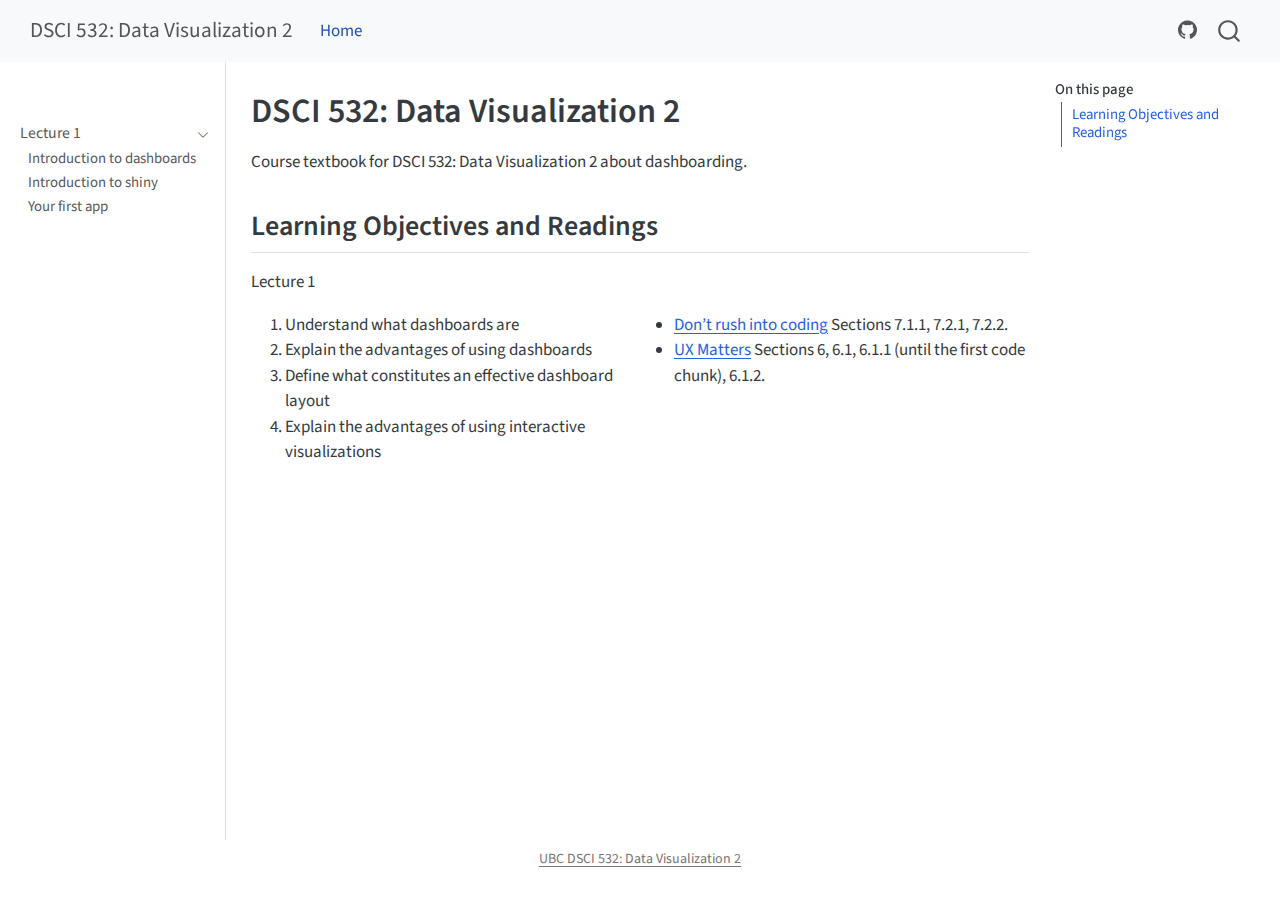
<file: index.html>
<!DOCTYPE html>
<html xmlns="http://www.w3.org/1999/xhtml" lang="en" xml:lang="en"><head>

<meta charset="utf-8">
<meta name="generator" content="quarto-1.8.27">

<meta name="viewport" content="width=device-width, initial-scale=1.0, user-scalable=yes">


<title>DSCI 532: Data Visualization 2</title>
<style>
code{white-space: pre-wrap;}
span.smallcaps{font-variant: small-caps;}
div.columns{display: flex; gap: min(4vw, 1.5em);}
div.column{flex: auto; overflow-x: auto;}
div.hanging-indent{margin-left: 1.5em; text-indent: -1.5em;}
ul.task-list{list-style: none;}
ul.task-list li input[type="checkbox"] {
  width: 0.8em;
  margin: 0 0.8em 0.2em -1em; /* quarto-specific, see https://github.com/quarto-dev/quarto-cli/issues/4556 */ 
  vertical-align: middle;
}
</style>


<script src="site_libs/quarto-nav/quarto-nav.js"></script>
<script src="site_libs/quarto-nav/headroom.min.js"></script>
<script src="site_libs/clipboard/clipboard.min.js"></script>
<script src="site_libs/quarto-search/autocomplete.umd.js"></script>
<script src="site_libs/quarto-search/fuse.min.js"></script>
<script src="site_libs/quarto-search/quarto-search.js"></script>
<meta name="quarto:offset" content="./">
<script src="site_libs/quarto-html/quarto.js" type="module"></script>
<script src="site_libs/quarto-html/tabsets/tabsets.js" type="module"></script>
<script src="site_libs/quarto-html/axe/axe-check.js" type="module"></script>
<script src="site_libs/quarto-html/popper.min.js"></script>
<script src="site_libs/quarto-html/tippy.umd.min.js"></script>
<script src="site_libs/quarto-html/anchor.min.js"></script>
<link href="site_libs/quarto-html/tippy.css" rel="stylesheet">
<link href="site_libs/quarto-html/quarto-syntax-highlighting-ed96de9b727972fe78a7b5d16c58bf87.css" rel="stylesheet" id="quarto-text-highlighting-styles">
<script src="site_libs/bootstrap/bootstrap.min.js"></script>
<link href="site_libs/bootstrap/bootstrap-icons.css" rel="stylesheet">
<link href="site_libs/bootstrap/bootstrap-29a19b5acbeac218a8c860e48340d4df.min.css" rel="stylesheet" append-hash="true" id="quarto-bootstrap" data-mode="light">
<link href="site_libs/quarto-contrib/line-highlight-1.0.0/line-highlight.css" rel="stylesheet">
<script id="quarto-search-options" type="application/json">{
  "location": "navbar",
  "copy-button": false,
  "collapse-after": 3,
  "panel-placement": "end",
  "type": "overlay",
  "limit": 50,
  "keyboard-shortcut": [
    "f",
    "/",
    "s"
  ],
  "show-item-context": false,
  "language": {
    "search-no-results-text": "No results",
    "search-matching-documents-text": "matching documents",
    "search-copy-link-title": "Copy link to search",
    "search-hide-matches-text": "Hide additional matches",
    "search-more-match-text": "more match in this document",
    "search-more-matches-text": "more matches in this document",
    "search-clear-button-title": "Clear",
    "search-text-placeholder": "",
    "search-detached-cancel-button-title": "Cancel",
    "search-submit-button-title": "Submit",
    "search-label": "Search"
  }
}</script>


<link rel="stylesheet" href="styles.css">
</head>

<body class="nav-sidebar docked nav-fixed quarto-light">

<div id="quarto-search-results"></div>
  <header id="quarto-header" class="headroom fixed-top">
    <nav class="navbar navbar-expand-lg " data-bs-theme="dark">
      <div class="navbar-container container-fluid">
      <div class="navbar-brand-container mx-auto">
    <a class="navbar-brand" href="./index.html">
    <span class="navbar-title">DSCI 532: Data Visualization 2</span>
    </a>
  </div>
            <div id="quarto-search" class="" title="Search"></div>
          <button class="navbar-toggler" type="button" data-bs-toggle="collapse" data-bs-target="#navbarCollapse" aria-controls="navbarCollapse" role="menu" aria-expanded="false" aria-label="Toggle navigation" onclick="if (window.quartoToggleHeadroom) { window.quartoToggleHeadroom(); }">
  <span class="navbar-toggler-icon"></span>
</button>
          <div class="collapse navbar-collapse" id="navbarCollapse">
            <ul class="navbar-nav navbar-nav-scroll me-auto">
  <li class="nav-item">
    <a class="nav-link active" href="./index.html" aria-current="page"> 
<span class="menu-text">Home</span></a>
  </li>  
</ul>
            <ul class="navbar-nav navbar-nav-scroll ms-auto">
  <li class="nav-item compact">
    <a class="nav-link" href="https://github.com/UBC-MDS/DSCI_532_vis-2_book"> <i class="bi bi-github" role="img">
</i> 
<span class="menu-text"></span></a>
  </li>  
</ul>
          </div> <!-- /navcollapse -->
            <div class="quarto-navbar-tools">
</div>
      </div> <!-- /container-fluid -->
    </nav>
  <nav class="quarto-secondary-nav">
    <div class="container-fluid d-flex">
      <button type="button" class="quarto-btn-toggle btn" data-bs-toggle="collapse" role="button" data-bs-target=".quarto-sidebar-collapse-item" aria-controls="quarto-sidebar" aria-expanded="false" aria-label="Toggle sidebar navigation" onclick="if (window.quartoToggleHeadroom) { window.quartoToggleHeadroom(); }">
        <i class="bi bi-layout-text-sidebar-reverse"></i>
      </button>
        <nav class="quarto-page-breadcrumbs" aria-label="breadcrumb"><ol class="breadcrumb"><li class="breadcrumb-item">DSCI 532: Data Visualization 2</li></ol></nav>
        <a class="flex-grow-1" role="navigation" data-bs-toggle="collapse" data-bs-target=".quarto-sidebar-collapse-item" aria-controls="quarto-sidebar" aria-expanded="false" aria-label="Toggle sidebar navigation" onclick="if (window.quartoToggleHeadroom) { window.quartoToggleHeadroom(); }">      
        </a>
      <button type="button" class="btn quarto-search-button" aria-label="Search" onclick="window.quartoOpenSearch();">
        <i class="bi bi-search"></i>
      </button>
    </div>
  </nav>
</header>
<!-- content -->
<div id="quarto-content" class="quarto-container page-columns page-rows-contents page-layout-article page-navbar">
<!-- sidebar -->
  <nav id="quarto-sidebar" class="sidebar collapse collapse-horizontal quarto-sidebar-collapse-item sidebar-navigation docked overflow-auto">
        <div class="mt-2 flex-shrink-0 align-items-center">
        <div class="sidebar-search">
        <div id="quarto-search" class="" title="Search"></div>
        </div>
        </div>
    <div class="sidebar-menu-container"> 
    <ul class="list-unstyled mt-1">
        <li class="sidebar-item sidebar-item-section">
      <div class="sidebar-item-container"> 
            <a class="sidebar-item-text sidebar-link text-start" data-bs-toggle="collapse" data-bs-target="#quarto-sidebar-section-1" role="navigation" aria-expanded="true">
 <span class="menu-text">Lecture 1</span></a>
          <a class="sidebar-item-toggle text-start" data-bs-toggle="collapse" data-bs-target="#quarto-sidebar-section-1" role="navigation" aria-expanded="true" aria-label="Toggle section">
            <i class="bi bi-chevron-right ms-2"></i>
          </a> 
      </div>
      <ul id="quarto-sidebar-section-1" class="collapse list-unstyled sidebar-section depth1 show">  
          <li class="sidebar-item">
  <div class="sidebar-item-container"> 
  <a href="./010-intro_dashboards.html" class="sidebar-item-text sidebar-link">
 <span class="menu-text">Introduction to dashboards</span></a>
  </div>
</li>
          <li class="sidebar-item">
  <div class="sidebar-item-container"> 
  <a href="./010-intro_shiny.html" class="sidebar-item-text sidebar-link">
 <span class="menu-text">Introduction to shiny</span></a>
  </div>
</li>
          <li class="sidebar-item">
  <div class="sidebar-item-container"> 
  <a href="./010-first_app.html" class="sidebar-item-text sidebar-link">
 <span class="menu-text">Your first app</span></a>
  </div>
</li>
      </ul>
  </li>
    </ul>
    </div>
</nav>
<div id="quarto-sidebar-glass" class="quarto-sidebar-collapse-item" data-bs-toggle="collapse" data-bs-target=".quarto-sidebar-collapse-item"></div>
<!-- margin-sidebar -->
    <div id="quarto-margin-sidebar" class="sidebar margin-sidebar">
        <nav id="TOC" role="doc-toc" class="toc-active">
    <h2 id="toc-title">On this page</h2>
   
  <ul>
  <li><a href="#learning-objectives-and-readings" id="toc-learning-objectives-and-readings" class="nav-link active" data-scroll-target="#learning-objectives-and-readings">Learning Objectives and Readings</a></li>
  </ul>
</nav>
    </div>
<!-- main -->
<main class="content" id="quarto-document-content">

<header id="title-block-header" class="quarto-title-block default">
<div class="quarto-title">
<h1 class="title">DSCI 532: Data Visualization 2</h1>
</div>



<div class="quarto-title-meta">

    
  
    
  </div>
  


</header>


<p>Course textbook for DSCI 532: Data Visualization 2 about dashboarding.</p>
<section id="learning-objectives-and-readings" class="level2">
<h2 class="anchored" data-anchor-id="learning-objectives-and-readings">Learning Objectives and Readings</h2>
<p>Lecture 1</p>
<div class="columns">
<div class="column">
<ol type="1">
<li>Understand what dashboards are</li>
<li>Explain the advantages of using dashboards</li>
<li>Define what constitutes an effective dashboard layout</li>
<li>Explain the advantages of using interactive visualizations</li>
</ol>
</div><div class="column">
<ul>
<li><a href="https://engineering-shiny.org/dont-rush-into-coding.html#dont-rush-into-coding">Don’t rush into coding</a> Sections 7.1.1, 7.2.1, 7.2.2.</li>
<li><a href="https://engineering-shiny.org/ux-matters.html#ux-matters">UX Matters</a> Sections 6, 6.1, 6.1.1 (until the first code chunk), 6.1.2.</li>
</ul>
</div>
</div>
<!-- end columns -->


</section>

</main> <!-- /main -->
<script id="quarto-html-after-body" type="application/javascript">
  window.document.addEventListener("DOMContentLoaded", function (event) {
    const icon = "";
    const anchorJS = new window.AnchorJS();
    anchorJS.options = {
      placement: 'right',
      icon: icon
    };
    anchorJS.add('.anchored');
    const isCodeAnnotation = (el) => {
      for (const clz of el.classList) {
        if (clz.startsWith('code-annotation-')) {                     
          return true;
        }
      }
      return false;
    }
    const onCopySuccess = function(e) {
      // button target
      const button = e.trigger;
      // don't keep focus
      button.blur();
      // flash "checked"
      button.classList.add('code-copy-button-checked');
      var currentTitle = button.getAttribute("title");
      button.setAttribute("title", "Copied!");
      let tooltip;
      if (window.bootstrap) {
        button.setAttribute("data-bs-toggle", "tooltip");
        button.setAttribute("data-bs-placement", "left");
        button.setAttribute("data-bs-title", "Copied!");
        tooltip = new bootstrap.Tooltip(button, 
          { trigger: "manual", 
            customClass: "code-copy-button-tooltip",
            offset: [0, -8]});
        tooltip.show();    
      }
      setTimeout(function() {
        if (tooltip) {
          tooltip.hide();
          button.removeAttribute("data-bs-title");
          button.removeAttribute("data-bs-toggle");
          button.removeAttribute("data-bs-placement");
        }
        button.setAttribute("title", currentTitle);
        button.classList.remove('code-copy-button-checked');
      }, 1000);
      // clear code selection
      e.clearSelection();
    }
    const getTextToCopy = function(trigger) {
      const outerScaffold = trigger.parentElement.cloneNode(true);
      const codeEl = outerScaffold.querySelector('code');
      for (const childEl of codeEl.children) {
        if (isCodeAnnotation(childEl)) {
          childEl.remove();
        }
      }
      return codeEl.innerText;
    }
    const clipboard = new window.ClipboardJS('.code-copy-button:not([data-in-quarto-modal])', {
      text: getTextToCopy
    });
    clipboard.on('success', onCopySuccess);
    if (window.document.getElementById('quarto-embedded-source-code-modal')) {
      const clipboardModal = new window.ClipboardJS('.code-copy-button[data-in-quarto-modal]', {
        text: getTextToCopy,
        container: window.document.getElementById('quarto-embedded-source-code-modal')
      });
      clipboardModal.on('success', onCopySuccess);
    }
      var localhostRegex = new RegExp(/^(?:http|https):\/\/localhost\:?[0-9]*\//);
      var mailtoRegex = new RegExp(/^mailto:/);
        var filterRegex = new RegExp("https:\/\/UBC-MDS\.github\.io\/DSCI_532_vis-2_book\/");
      var isInternal = (href) => {
          return filterRegex.test(href) || localhostRegex.test(href) || mailtoRegex.test(href);
      }
      // Inspect non-navigation links and adorn them if external
     var links = window.document.querySelectorAll('a[href]:not(.nav-link):not(.navbar-brand):not(.toc-action):not(.sidebar-link):not(.sidebar-item-toggle):not(.pagination-link):not(.no-external):not([aria-hidden]):not(.dropdown-item):not(.quarto-navigation-tool):not(.about-link)');
      for (var i=0; i<links.length; i++) {
        const link = links[i];
        if (!isInternal(link.href)) {
          // undo the damage that might have been done by quarto-nav.js in the case of
          // links that we want to consider external
          if (link.dataset.originalHref !== undefined) {
            link.href = link.dataset.originalHref;
          }
        }
      }
    function tippyHover(el, contentFn, onTriggerFn, onUntriggerFn) {
      const config = {
        allowHTML: true,
        maxWidth: 500,
        delay: 100,
        arrow: false,
        appendTo: function(el) {
            return el.parentElement;
        },
        interactive: true,
        interactiveBorder: 10,
        theme: 'quarto',
        placement: 'bottom-start',
      };
      if (contentFn) {
        config.content = contentFn;
      }
      if (onTriggerFn) {
        config.onTrigger = onTriggerFn;
      }
      if (onUntriggerFn) {
        config.onUntrigger = onUntriggerFn;
      }
      window.tippy(el, config); 
    }
    const noterefs = window.document.querySelectorAll('a[role="doc-noteref"]');
    for (var i=0; i<noterefs.length; i++) {
      const ref = noterefs[i];
      tippyHover(ref, function() {
        // use id or data attribute instead here
        let href = ref.getAttribute('data-footnote-href') || ref.getAttribute('href');
        try { href = new URL(href).hash; } catch {}
        const id = href.replace(/^#\/?/, "");
        const note = window.document.getElementById(id);
        if (note) {
          return note.innerHTML;
        } else {
          return "";
        }
      });
    }
    const xrefs = window.document.querySelectorAll('a.quarto-xref');
    const processXRef = (id, note) => {
      // Strip column container classes
      const stripColumnClz = (el) => {
        el.classList.remove("page-full", "page-columns");
        if (el.children) {
          for (const child of el.children) {
            stripColumnClz(child);
          }
        }
      }
      stripColumnClz(note)
      if (id === null || id.startsWith('sec-')) {
        // Special case sections, only their first couple elements
        const container = document.createElement("div");
        if (note.children && note.children.length > 2) {
          container.appendChild(note.children[0].cloneNode(true));
          for (let i = 1; i < note.children.length; i++) {
            const child = note.children[i];
            if (child.tagName === "P" && child.innerText === "") {
              continue;
            } else {
              container.appendChild(child.cloneNode(true));
              break;
            }
          }
          if (window.Quarto?.typesetMath) {
            window.Quarto.typesetMath(container);
          }
          return container.innerHTML
        } else {
          if (window.Quarto?.typesetMath) {
            window.Quarto.typesetMath(note);
          }
          return note.innerHTML;
        }
      } else {
        // Remove any anchor links if they are present
        const anchorLink = note.querySelector('a.anchorjs-link');
        if (anchorLink) {
          anchorLink.remove();
        }
        if (window.Quarto?.typesetMath) {
          window.Quarto.typesetMath(note);
        }
        if (note.classList.contains("callout")) {
          return note.outerHTML;
        } else {
          return note.innerHTML;
        }
      }
    }
    for (var i=0; i<xrefs.length; i++) {
      const xref = xrefs[i];
      tippyHover(xref, undefined, function(instance) {
        instance.disable();
        let url = xref.getAttribute('href');
        let hash = undefined; 
        if (url.startsWith('#')) {
          hash = url;
        } else {
          try { hash = new URL(url).hash; } catch {}
        }
        if (hash) {
          const id = hash.replace(/^#\/?/, "");
          const note = window.document.getElementById(id);
          if (note !== null) {
            try {
              const html = processXRef(id, note.cloneNode(true));
              instance.setContent(html);
            } finally {
              instance.enable();
              instance.show();
            }
          } else {
            // See if we can fetch this
            fetch(url.split('#')[0])
            .then(res => res.text())
            .then(html => {
              const parser = new DOMParser();
              const htmlDoc = parser.parseFromString(html, "text/html");
              const note = htmlDoc.getElementById(id);
              if (note !== null) {
                const html = processXRef(id, note);
                instance.setContent(html);
              } 
            }).finally(() => {
              instance.enable();
              instance.show();
            });
          }
        } else {
          // See if we can fetch a full url (with no hash to target)
          // This is a special case and we should probably do some content thinning / targeting
          fetch(url)
          .then(res => res.text())
          .then(html => {
            const parser = new DOMParser();
            const htmlDoc = parser.parseFromString(html, "text/html");
            const note = htmlDoc.querySelector('main.content');
            if (note !== null) {
              // This should only happen for chapter cross references
              // (since there is no id in the URL)
              // remove the first header
              if (note.children.length > 0 && note.children[0].tagName === "HEADER") {
                note.children[0].remove();
              }
              const html = processXRef(null, note);
              instance.setContent(html);
            } 
          }).finally(() => {
            instance.enable();
            instance.show();
          });
        }
      }, function(instance) {
      });
    }
        let selectedAnnoteEl;
        const selectorForAnnotation = ( cell, annotation) => {
          let cellAttr = 'data-code-cell="' + cell + '"';
          let lineAttr = 'data-code-annotation="' +  annotation + '"';
          const selector = 'span[' + cellAttr + '][' + lineAttr + ']';
          return selector;
        }
        const selectCodeLines = (annoteEl) => {
          const doc = window.document;
          const targetCell = annoteEl.getAttribute("data-target-cell");
          const targetAnnotation = annoteEl.getAttribute("data-target-annotation");
          const annoteSpan = window.document.querySelector(selectorForAnnotation(targetCell, targetAnnotation));
          const lines = annoteSpan.getAttribute("data-code-lines").split(",");
          const lineIds = lines.map((line) => {
            return targetCell + "-" + line;
          })
          let top = null;
          let height = null;
          let parent = null;
          if (lineIds.length > 0) {
              //compute the position of the single el (top and bottom and make a div)
              const el = window.document.getElementById(lineIds[0]);
              top = el.offsetTop;
              height = el.offsetHeight;
              parent = el.parentElement.parentElement;
            if (lineIds.length > 1) {
              const lastEl = window.document.getElementById(lineIds[lineIds.length - 1]);
              const bottom = lastEl.offsetTop + lastEl.offsetHeight;
              height = bottom - top;
            }
            if (top !== null && height !== null && parent !== null) {
              // cook up a div (if necessary) and position it 
              let div = window.document.getElementById("code-annotation-line-highlight");
              if (div === null) {
                div = window.document.createElement("div");
                div.setAttribute("id", "code-annotation-line-highlight");
                div.style.position = 'absolute';
                parent.appendChild(div);
              }
              div.style.top = top - 2 + "px";
              div.style.height = height + 4 + "px";
              div.style.left = 0;
              let gutterDiv = window.document.getElementById("code-annotation-line-highlight-gutter");
              if (gutterDiv === null) {
                gutterDiv = window.document.createElement("div");
                gutterDiv.setAttribute("id", "code-annotation-line-highlight-gutter");
                gutterDiv.style.position = 'absolute';
                const codeCell = window.document.getElementById(targetCell);
                const gutter = codeCell.querySelector('.code-annotation-gutter');
                gutter.appendChild(gutterDiv);
              }
              gutterDiv.style.top = top - 2 + "px";
              gutterDiv.style.height = height + 4 + "px";
            }
            selectedAnnoteEl = annoteEl;
          }
        };
        const unselectCodeLines = () => {
          const elementsIds = ["code-annotation-line-highlight", "code-annotation-line-highlight-gutter"];
          elementsIds.forEach((elId) => {
            const div = window.document.getElementById(elId);
            if (div) {
              div.remove();
            }
          });
          selectedAnnoteEl = undefined;
        };
          // Handle positioning of the toggle
      window.addEventListener(
        "resize",
        throttle(() => {
          elRect = undefined;
          if (selectedAnnoteEl) {
            selectCodeLines(selectedAnnoteEl);
          }
        }, 10)
      );
      function throttle(fn, ms) {
      let throttle = false;
      let timer;
        return (...args) => {
          if(!throttle) { // first call gets through
              fn.apply(this, args);
              throttle = true;
          } else { // all the others get throttled
              if(timer) clearTimeout(timer); // cancel #2
              timer = setTimeout(() => {
                fn.apply(this, args);
                timer = throttle = false;
              }, ms);
          }
        };
      }
        // Attach click handler to the DT
        const annoteDls = window.document.querySelectorAll('dt[data-target-cell]');
        for (const annoteDlNode of annoteDls) {
          annoteDlNode.addEventListener('click', (event) => {
            const clickedEl = event.target;
            if (clickedEl !== selectedAnnoteEl) {
              unselectCodeLines();
              const activeEl = window.document.querySelector('dt[data-target-cell].code-annotation-active');
              if (activeEl) {
                activeEl.classList.remove('code-annotation-active');
              }
              selectCodeLines(clickedEl);
              clickedEl.classList.add('code-annotation-active');
            } else {
              // Unselect the line
              unselectCodeLines();
              clickedEl.classList.remove('code-annotation-active');
            }
          });
        }
    const findCites = (el) => {
      const parentEl = el.parentElement;
      if (parentEl) {
        const cites = parentEl.dataset.cites;
        if (cites) {
          return {
            el,
            cites: cites.split(' ')
          };
        } else {
          return findCites(el.parentElement)
        }
      } else {
        return undefined;
      }
    };
    var bibliorefs = window.document.querySelectorAll('a[role="doc-biblioref"]');
    for (var i=0; i<bibliorefs.length; i++) {
      const ref = bibliorefs[i];
      const citeInfo = findCites(ref);
      if (citeInfo) {
        tippyHover(citeInfo.el, function() {
          var popup = window.document.createElement('div');
          citeInfo.cites.forEach(function(cite) {
            var citeDiv = window.document.createElement('div');
            citeDiv.classList.add('hanging-indent');
            citeDiv.classList.add('csl-entry');
            var biblioDiv = window.document.getElementById('ref-' + cite);
            if (biblioDiv) {
              citeDiv.innerHTML = biblioDiv.innerHTML;
            }
            popup.appendChild(citeDiv);
          });
          return popup.innerHTML;
        });
      }
    }
  });
  </script>
</div> <!-- /content -->
<footer class="footer">
  <div class="nav-footer">
    <div class="nav-footer-left">
      &nbsp;
    </div>   
    <div class="nav-footer-center">
<p><a href="https://github.com/UBC-MDS/DSCI_532_vis-2_book">UBC DSCI 532: Data Visualization 2</a></p>
</div>
    <div class="nav-footer-right">
      &nbsp;
    </div>
  </div>
</footer>




<script src="site_libs/quarto-contrib/line-highlight-1.0.0/line-highlight.js" defer="true"></script>
</body></html>
</file>
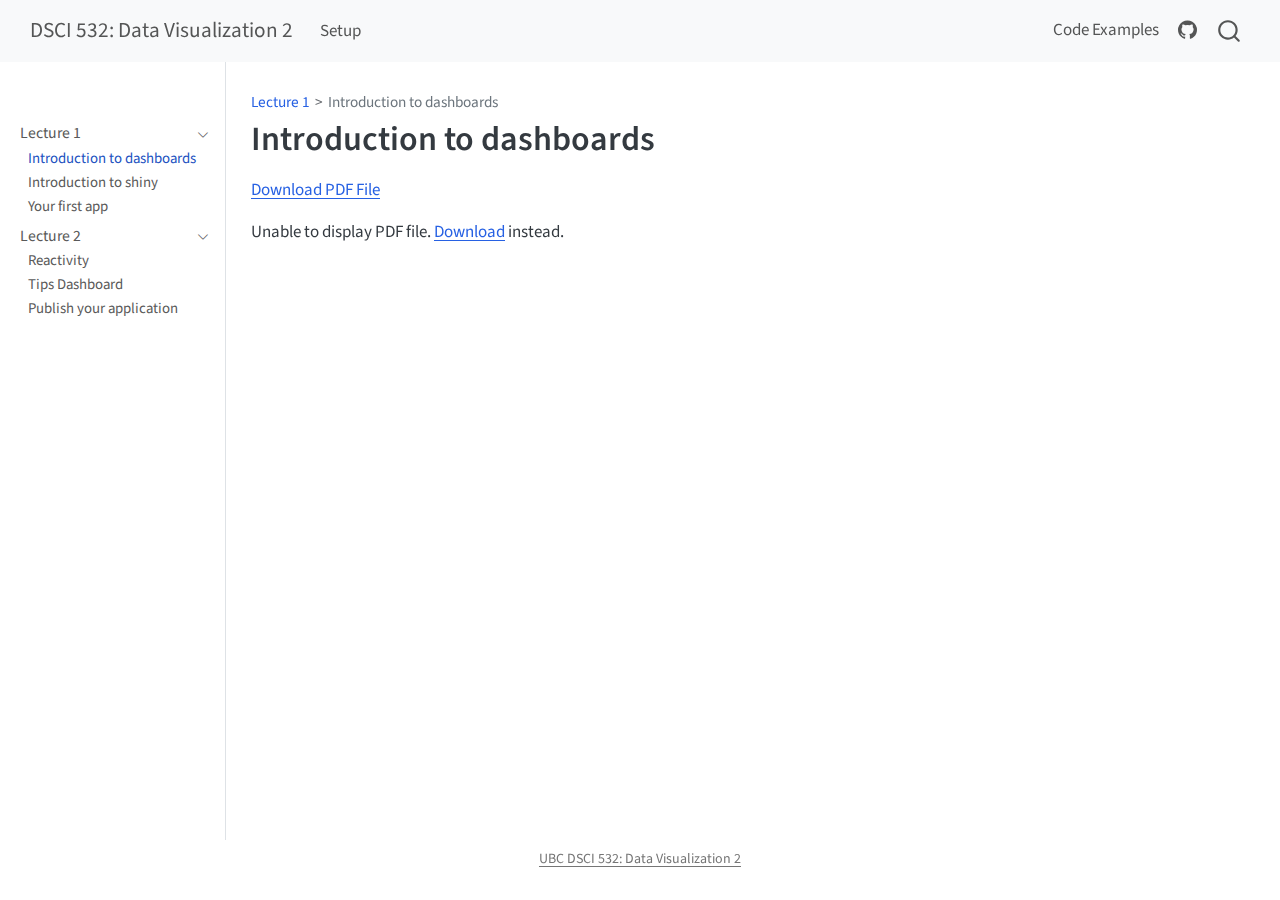
<file: 010-intro_dashboards.html>
<!DOCTYPE html>
<html xmlns="http://www.w3.org/1999/xhtml" lang="en" xml:lang="en"><head>

<meta charset="utf-8">
<meta name="generator" content="quarto-1.8.27">

<meta name="viewport" content="width=device-width, initial-scale=1.0, user-scalable=yes">


<title>Introduction to dashboards – DSCI 532: Data Visualization 2</title>
<style>
code{white-space: pre-wrap;}
span.smallcaps{font-variant: small-caps;}
div.columns{display: flex; gap: min(4vw, 1.5em);}
div.column{flex: auto; overflow-x: auto;}
div.hanging-indent{margin-left: 1.5em; text-indent: -1.5em;}
ul.task-list{list-style: none;}
ul.task-list li input[type="checkbox"] {
  width: 0.8em;
  margin: 0 0.8em 0.2em -1em; /* quarto-specific, see https://github.com/quarto-dev/quarto-cli/issues/4556 */ 
  vertical-align: middle;
}
</style>


<script src="site_libs/quarto-nav/quarto-nav.js"></script>
<script src="site_libs/quarto-nav/headroom.min.js"></script>
<script src="site_libs/clipboard/clipboard.min.js"></script>
<script src="site_libs/quarto-search/autocomplete.umd.js"></script>
<script src="site_libs/quarto-search/fuse.min.js"></script>
<script src="site_libs/quarto-search/quarto-search.js"></script>
<meta name="quarto:offset" content="./">
<script src="site_libs/quarto-html/quarto.js" type="module"></script>
<script src="site_libs/quarto-html/tabsets/tabsets.js" type="module"></script>
<script src="site_libs/quarto-html/axe/axe-check.js" type="module"></script>
<script src="site_libs/quarto-html/popper.min.js"></script>
<script src="site_libs/quarto-html/tippy.umd.min.js"></script>
<script src="site_libs/quarto-html/anchor.min.js"></script>
<link href="site_libs/quarto-html/tippy.css" rel="stylesheet">
<link href="site_libs/quarto-html/quarto-syntax-highlighting-ed96de9b727972fe78a7b5d16c58bf87.css" rel="stylesheet" id="quarto-text-highlighting-styles">
<script src="site_libs/bootstrap/bootstrap.min.js"></script>
<link href="site_libs/bootstrap/bootstrap-icons.css" rel="stylesheet">
<link href="site_libs/bootstrap/bootstrap-29a19b5acbeac218a8c860e48340d4df.min.css" rel="stylesheet" append-hash="true" id="quarto-bootstrap" data-mode="light">
<link href="site_libs/quarto-contrib/line-highlight-1.0.0/line-highlight.css" rel="stylesheet">
<script id="quarto-search-options" type="application/json">{
  "location": "navbar",
  "copy-button": false,
  "collapse-after": 3,
  "panel-placement": "end",
  "type": "overlay",
  "limit": 50,
  "keyboard-shortcut": [
    "f",
    "/",
    "s"
  ],
  "show-item-context": false,
  "language": {
    "search-no-results-text": "No results",
    "search-matching-documents-text": "matching documents",
    "search-copy-link-title": "Copy link to search",
    "search-hide-matches-text": "Hide additional matches",
    "search-more-match-text": "more match in this document",
    "search-more-matches-text": "more matches in this document",
    "search-clear-button-title": "Clear",
    "search-text-placeholder": "",
    "search-detached-cancel-button-title": "Cancel",
    "search-submit-button-title": "Submit",
    "search-label": "Search"
  }
}</script>


<link rel="stylesheet" href="styles.css">
</head>

<body class="nav-sidebar docked nav-fixed quarto-light">

<div id="quarto-search-results"></div>
  <header id="quarto-header" class="headroom fixed-top">
    <nav class="navbar navbar-expand-lg " data-bs-theme="dark">
      <div class="navbar-container container-fluid">
      <div class="navbar-brand-container mx-auto">
    <a class="navbar-brand" href="./index.html">
    <span class="navbar-title">DSCI 532: Data Visualization 2</span>
    </a>
  </div>
            <div id="quarto-search" class="" title="Search"></div>
          <button class="navbar-toggler" type="button" data-bs-toggle="collapse" data-bs-target="#navbarCollapse" aria-controls="navbarCollapse" role="menu" aria-expanded="false" aria-label="Toggle navigation" onclick="if (window.quartoToggleHeadroom) { window.quartoToggleHeadroom(); }">
  <span class="navbar-toggler-icon"></span>
</button>
          <div class="collapse navbar-collapse" id="navbarCollapse">
            <ul class="navbar-nav navbar-nav-scroll me-auto">
  <li class="nav-item">
    <a class="nav-link" href="./setup.html"> 
<span class="menu-text">Setup</span></a>
  </li>  
</ul>
            <ul class="navbar-nav navbar-nav-scroll ms-auto">
  <li class="nav-item">
    <a class="nav-link" href="https://github.com/UBC-MDS/DSCI_532_vis-2_book/tree/main/code"> 
<span class="menu-text">Code Examples</span></a>
  </li>  
  <li class="nav-item compact">
    <a class="nav-link" href="https://github.com/UBC-MDS/DSCI_532_vis-2_book"> <i class="bi bi-github" role="img">
</i> 
<span class="menu-text"></span></a>
  </li>  
</ul>
          </div> <!-- /navcollapse -->
            <div class="quarto-navbar-tools">
</div>
      </div> <!-- /container-fluid -->
    </nav>
  <nav class="quarto-secondary-nav">
    <div class="container-fluid d-flex">
      <button type="button" class="quarto-btn-toggle btn" data-bs-toggle="collapse" role="button" data-bs-target=".quarto-sidebar-collapse-item" aria-controls="quarto-sidebar" aria-expanded="false" aria-label="Toggle sidebar navigation" onclick="if (window.quartoToggleHeadroom) { window.quartoToggleHeadroom(); }">
        <i class="bi bi-layout-text-sidebar-reverse"></i>
      </button>
        <nav class="quarto-page-breadcrumbs" aria-label="breadcrumb"><ol class="breadcrumb"><li class="breadcrumb-item"><a href="./010-intro_dashboards.html">Lecture 1</a></li><li class="breadcrumb-item"><a href="./010-intro_dashboards.html">Introduction to dashboards</a></li></ol></nav>
        <a class="flex-grow-1" role="navigation" data-bs-toggle="collapse" data-bs-target=".quarto-sidebar-collapse-item" aria-controls="quarto-sidebar" aria-expanded="false" aria-label="Toggle sidebar navigation" onclick="if (window.quartoToggleHeadroom) { window.quartoToggleHeadroom(); }">      
        </a>
      <button type="button" class="btn quarto-search-button" aria-label="Search" onclick="window.quartoOpenSearch();">
        <i class="bi bi-search"></i>
      </button>
    </div>
  </nav>
</header>
<!-- content -->
<div id="quarto-content" class="quarto-container page-columns page-rows-contents page-layout-article page-navbar">
<!-- sidebar -->
  <nav id="quarto-sidebar" class="sidebar collapse collapse-horizontal quarto-sidebar-collapse-item sidebar-navigation docked overflow-auto">
        <div class="mt-2 flex-shrink-0 align-items-center">
        <div class="sidebar-search">
        <div id="quarto-search" class="" title="Search"></div>
        </div>
        </div>
    <div class="sidebar-menu-container"> 
    <ul class="list-unstyled mt-1">
        <li class="sidebar-item sidebar-item-section">
      <div class="sidebar-item-container"> 
            <a class="sidebar-item-text sidebar-link text-start" data-bs-toggle="collapse" data-bs-target="#quarto-sidebar-section-1" role="navigation" aria-expanded="true">
 <span class="menu-text">Lecture 1</span></a>
          <a class="sidebar-item-toggle text-start" data-bs-toggle="collapse" data-bs-target="#quarto-sidebar-section-1" role="navigation" aria-expanded="true" aria-label="Toggle section">
            <i class="bi bi-chevron-right ms-2"></i>
          </a> 
      </div>
      <ul id="quarto-sidebar-section-1" class="collapse list-unstyled sidebar-section depth1 show">  
          <li class="sidebar-item">
  <div class="sidebar-item-container"> 
  <a href="./010-intro_dashboards.html" class="sidebar-item-text sidebar-link active">
 <span class="menu-text">Introduction to dashboards</span></a>
  </div>
</li>
          <li class="sidebar-item">
  <div class="sidebar-item-container"> 
  <a href="./010-intro_shiny.html" class="sidebar-item-text sidebar-link">
 <span class="menu-text">Introduction to shiny</span></a>
  </div>
</li>
          <li class="sidebar-item">
  <div class="sidebar-item-container"> 
  <a href="./010-first_app.html" class="sidebar-item-text sidebar-link">
 <span class="menu-text">Your first app</span></a>
  </div>
</li>
      </ul>
  </li>
        <li class="sidebar-item sidebar-item-section">
      <div class="sidebar-item-container"> 
            <a class="sidebar-item-text sidebar-link text-start" data-bs-toggle="collapse" data-bs-target="#quarto-sidebar-section-2" role="navigation" aria-expanded="true">
 <span class="menu-text">Lecture 2</span></a>
          <a class="sidebar-item-toggle text-start" data-bs-toggle="collapse" data-bs-target="#quarto-sidebar-section-2" role="navigation" aria-expanded="true" aria-label="Toggle section">
            <i class="bi bi-chevron-right ms-2"></i>
          </a> 
      </div>
      <ul id="quarto-sidebar-section-2" class="collapse list-unstyled sidebar-section depth1 show">  
          <li class="sidebar-item">
  <div class="sidebar-item-container"> 
  <a href="./020-reactivity.html" class="sidebar-item-text sidebar-link">
 <span class="menu-text">Reactivity</span></a>
  </div>
</li>
          <li class="sidebar-item">
  <div class="sidebar-item-container"> 
  <a href="./020-dashboard.html" class="sidebar-item-text sidebar-link">
 <span class="menu-text">Tips Dashboard</span></a>
  </div>
</li>
          <li class="sidebar-item">
  <div class="sidebar-item-container"> 
  <a href="./020-publish.html" class="sidebar-item-text sidebar-link">
 <span class="menu-text">Publish your application</span></a>
  </div>
</li>
      </ul>
  </li>
    </ul>
    </div>
</nav>
<div id="quarto-sidebar-glass" class="quarto-sidebar-collapse-item" data-bs-toggle="collapse" data-bs-target=".quarto-sidebar-collapse-item"></div>
<!-- margin-sidebar -->
    <div id="quarto-margin-sidebar" class="sidebar margin-sidebar zindex-bottom">
        
    </div>
<!-- main -->
<main class="content" id="quarto-document-content">

<header id="title-block-header" class="quarto-title-block default"><nav class="quarto-page-breadcrumbs quarto-title-breadcrumbs d-none d-lg-block" aria-label="breadcrumb"><ol class="breadcrumb"><li class="breadcrumb-item"><a href="./010-intro_dashboards.html">Lecture 1</a></li><li class="breadcrumb-item"><a href="./010-intro_dashboards.html">Introduction to dashboards</a></li></ol></nav>
<div class="quarto-title">
<h1 class="title">Introduction to dashboards</h1>
</div>



<div class="quarto-title-meta">

    
  
    
  </div>
  


</header>


  <p><a href="archive/2024-2025/lectures/slides-lec1.pdf" target="_blank">Download PDF File</a></p>
   <object data="archive/2024-2025/lectures/slides-lec1.pdf" type="application/pdf" width="100%" height="600px">
    <p>Unable to display PDF file. <a href="archive/2024-2025/lectures/slides-lec1.pdf">Download</a> instead.</p>
  </object>
  



</main> <!-- /main -->
<script id="quarto-html-after-body" type="application/javascript">
  window.document.addEventListener("DOMContentLoaded", function (event) {
    const icon = "";
    const anchorJS = new window.AnchorJS();
    anchorJS.options = {
      placement: 'right',
      icon: icon
    };
    anchorJS.add('.anchored');
    const isCodeAnnotation = (el) => {
      for (const clz of el.classList) {
        if (clz.startsWith('code-annotation-')) {                     
          return true;
        }
      }
      return false;
    }
    const onCopySuccess = function(e) {
      // button target
      const button = e.trigger;
      // don't keep focus
      button.blur();
      // flash "checked"
      button.classList.add('code-copy-button-checked');
      var currentTitle = button.getAttribute("title");
      button.setAttribute("title", "Copied!");
      let tooltip;
      if (window.bootstrap) {
        button.setAttribute("data-bs-toggle", "tooltip");
        button.setAttribute("data-bs-placement", "left");
        button.setAttribute("data-bs-title", "Copied!");
        tooltip = new bootstrap.Tooltip(button, 
          { trigger: "manual", 
            customClass: "code-copy-button-tooltip",
            offset: [0, -8]});
        tooltip.show();    
      }
      setTimeout(function() {
        if (tooltip) {
          tooltip.hide();
          button.removeAttribute("data-bs-title");
          button.removeAttribute("data-bs-toggle");
          button.removeAttribute("data-bs-placement");
        }
        button.setAttribute("title", currentTitle);
        button.classList.remove('code-copy-button-checked');
      }, 1000);
      // clear code selection
      e.clearSelection();
    }
    const getTextToCopy = function(trigger) {
      const outerScaffold = trigger.parentElement.cloneNode(true);
      const codeEl = outerScaffold.querySelector('code');
      for (const childEl of codeEl.children) {
        if (isCodeAnnotation(childEl)) {
          childEl.remove();
        }
      }
      return codeEl.innerText;
    }
    const clipboard = new window.ClipboardJS('.code-copy-button:not([data-in-quarto-modal])', {
      text: getTextToCopy
    });
    clipboard.on('success', onCopySuccess);
    if (window.document.getElementById('quarto-embedded-source-code-modal')) {
      const clipboardModal = new window.ClipboardJS('.code-copy-button[data-in-quarto-modal]', {
        text: getTextToCopy,
        container: window.document.getElementById('quarto-embedded-source-code-modal')
      });
      clipboardModal.on('success', onCopySuccess);
    }
      var localhostRegex = new RegExp(/^(?:http|https):\/\/localhost\:?[0-9]*\//);
      var mailtoRegex = new RegExp(/^mailto:/);
        var filterRegex = new RegExp("https:\/\/UBC-MDS\.github\.io\/DSCI_532_vis-2_book\/");
      var isInternal = (href) => {
          return filterRegex.test(href) || localhostRegex.test(href) || mailtoRegex.test(href);
      }
      // Inspect non-navigation links and adorn them if external
     var links = window.document.querySelectorAll('a[href]:not(.nav-link):not(.navbar-brand):not(.toc-action):not(.sidebar-link):not(.sidebar-item-toggle):not(.pagination-link):not(.no-external):not([aria-hidden]):not(.dropdown-item):not(.quarto-navigation-tool):not(.about-link)');
      for (var i=0; i<links.length; i++) {
        const link = links[i];
        if (!isInternal(link.href)) {
          // undo the damage that might have been done by quarto-nav.js in the case of
          // links that we want to consider external
          if (link.dataset.originalHref !== undefined) {
            link.href = link.dataset.originalHref;
          }
        }
      }
    function tippyHover(el, contentFn, onTriggerFn, onUntriggerFn) {
      const config = {
        allowHTML: true,
        maxWidth: 500,
        delay: 100,
        arrow: false,
        appendTo: function(el) {
            return el.parentElement;
        },
        interactive: true,
        interactiveBorder: 10,
        theme: 'quarto',
        placement: 'bottom-start',
      };
      if (contentFn) {
        config.content = contentFn;
      }
      if (onTriggerFn) {
        config.onTrigger = onTriggerFn;
      }
      if (onUntriggerFn) {
        config.onUntrigger = onUntriggerFn;
      }
      window.tippy(el, config); 
    }
    const noterefs = window.document.querySelectorAll('a[role="doc-noteref"]');
    for (var i=0; i<noterefs.length; i++) {
      const ref = noterefs[i];
      tippyHover(ref, function() {
        // use id or data attribute instead here
        let href = ref.getAttribute('data-footnote-href') || ref.getAttribute('href');
        try { href = new URL(href).hash; } catch {}
        const id = href.replace(/^#\/?/, "");
        const note = window.document.getElementById(id);
        if (note) {
          return note.innerHTML;
        } else {
          return "";
        }
      });
    }
    const xrefs = window.document.querySelectorAll('a.quarto-xref');
    const processXRef = (id, note) => {
      // Strip column container classes
      const stripColumnClz = (el) => {
        el.classList.remove("page-full", "page-columns");
        if (el.children) {
          for (const child of el.children) {
            stripColumnClz(child);
          }
        }
      }
      stripColumnClz(note)
      if (id === null || id.startsWith('sec-')) {
        // Special case sections, only their first couple elements
        const container = document.createElement("div");
        if (note.children && note.children.length > 2) {
          container.appendChild(note.children[0].cloneNode(true));
          for (let i = 1; i < note.children.length; i++) {
            const child = note.children[i];
            if (child.tagName === "P" && child.innerText === "") {
              continue;
            } else {
              container.appendChild(child.cloneNode(true));
              break;
            }
          }
          if (window.Quarto?.typesetMath) {
            window.Quarto.typesetMath(container);
          }
          return container.innerHTML
        } else {
          if (window.Quarto?.typesetMath) {
            window.Quarto.typesetMath(note);
          }
          return note.innerHTML;
        }
      } else {
        // Remove any anchor links if they are present
        const anchorLink = note.querySelector('a.anchorjs-link');
        if (anchorLink) {
          anchorLink.remove();
        }
        if (window.Quarto?.typesetMath) {
          window.Quarto.typesetMath(note);
        }
        if (note.classList.contains("callout")) {
          return note.outerHTML;
        } else {
          return note.innerHTML;
        }
      }
    }
    for (var i=0; i<xrefs.length; i++) {
      const xref = xrefs[i];
      tippyHover(xref, undefined, function(instance) {
        instance.disable();
        let url = xref.getAttribute('href');
        let hash = undefined; 
        if (url.startsWith('#')) {
          hash = url;
        } else {
          try { hash = new URL(url).hash; } catch {}
        }
        if (hash) {
          const id = hash.replace(/^#\/?/, "");
          const note = window.document.getElementById(id);
          if (note !== null) {
            try {
              const html = processXRef(id, note.cloneNode(true));
              instance.setContent(html);
            } finally {
              instance.enable();
              instance.show();
            }
          } else {
            // See if we can fetch this
            fetch(url.split('#')[0])
            .then(res => res.text())
            .then(html => {
              const parser = new DOMParser();
              const htmlDoc = parser.parseFromString(html, "text/html");
              const note = htmlDoc.getElementById(id);
              if (note !== null) {
                const html = processXRef(id, note);
                instance.setContent(html);
              } 
            }).finally(() => {
              instance.enable();
              instance.show();
            });
          }
        } else {
          // See if we can fetch a full url (with no hash to target)
          // This is a special case and we should probably do some content thinning / targeting
          fetch(url)
          .then(res => res.text())
          .then(html => {
            const parser = new DOMParser();
            const htmlDoc = parser.parseFromString(html, "text/html");
            const note = htmlDoc.querySelector('main.content');
            if (note !== null) {
              // This should only happen for chapter cross references
              // (since there is no id in the URL)
              // remove the first header
              if (note.children.length > 0 && note.children[0].tagName === "HEADER") {
                note.children[0].remove();
              }
              const html = processXRef(null, note);
              instance.setContent(html);
            } 
          }).finally(() => {
            instance.enable();
            instance.show();
          });
        }
      }, function(instance) {
      });
    }
        let selectedAnnoteEl;
        const selectorForAnnotation = ( cell, annotation) => {
          let cellAttr = 'data-code-cell="' + cell + '"';
          let lineAttr = 'data-code-annotation="' +  annotation + '"';
          const selector = 'span[' + cellAttr + '][' + lineAttr + ']';
          return selector;
        }
        const selectCodeLines = (annoteEl) => {
          const doc = window.document;
          const targetCell = annoteEl.getAttribute("data-target-cell");
          const targetAnnotation = annoteEl.getAttribute("data-target-annotation");
          const annoteSpan = window.document.querySelector(selectorForAnnotation(targetCell, targetAnnotation));
          const lines = annoteSpan.getAttribute("data-code-lines").split(",");
          const lineIds = lines.map((line) => {
            return targetCell + "-" + line;
          })
          let top = null;
          let height = null;
          let parent = null;
          if (lineIds.length > 0) {
              //compute the position of the single el (top and bottom and make a div)
              const el = window.document.getElementById(lineIds[0]);
              top = el.offsetTop;
              height = el.offsetHeight;
              parent = el.parentElement.parentElement;
            if (lineIds.length > 1) {
              const lastEl = window.document.getElementById(lineIds[lineIds.length - 1]);
              const bottom = lastEl.offsetTop + lastEl.offsetHeight;
              height = bottom - top;
            }
            if (top !== null && height !== null && parent !== null) {
              // cook up a div (if necessary) and position it 
              let div = window.document.getElementById("code-annotation-line-highlight");
              if (div === null) {
                div = window.document.createElement("div");
                div.setAttribute("id", "code-annotation-line-highlight");
                div.style.position = 'absolute';
                parent.appendChild(div);
              }
              div.style.top = top - 2 + "px";
              div.style.height = height + 4 + "px";
              div.style.left = 0;
              let gutterDiv = window.document.getElementById("code-annotation-line-highlight-gutter");
              if (gutterDiv === null) {
                gutterDiv = window.document.createElement("div");
                gutterDiv.setAttribute("id", "code-annotation-line-highlight-gutter");
                gutterDiv.style.position = 'absolute';
                const codeCell = window.document.getElementById(targetCell);
                const gutter = codeCell.querySelector('.code-annotation-gutter');
                gutter.appendChild(gutterDiv);
              }
              gutterDiv.style.top = top - 2 + "px";
              gutterDiv.style.height = height + 4 + "px";
            }
            selectedAnnoteEl = annoteEl;
          }
        };
        const unselectCodeLines = () => {
          const elementsIds = ["code-annotation-line-highlight", "code-annotation-line-highlight-gutter"];
          elementsIds.forEach((elId) => {
            const div = window.document.getElementById(elId);
            if (div) {
              div.remove();
            }
          });
          selectedAnnoteEl = undefined;
        };
          // Handle positioning of the toggle
      window.addEventListener(
        "resize",
        throttle(() => {
          elRect = undefined;
          if (selectedAnnoteEl) {
            selectCodeLines(selectedAnnoteEl);
          }
        }, 10)
      );
      function throttle(fn, ms) {
      let throttle = false;
      let timer;
        return (...args) => {
          if(!throttle) { // first call gets through
              fn.apply(this, args);
              throttle = true;
          } else { // all the others get throttled
              if(timer) clearTimeout(timer); // cancel #2
              timer = setTimeout(() => {
                fn.apply(this, args);
                timer = throttle = false;
              }, ms);
          }
        };
      }
        // Attach click handler to the DT
        const annoteDls = window.document.querySelectorAll('dt[data-target-cell]');
        for (const annoteDlNode of annoteDls) {
          annoteDlNode.addEventListener('click', (event) => {
            const clickedEl = event.target;
            if (clickedEl !== selectedAnnoteEl) {
              unselectCodeLines();
              const activeEl = window.document.querySelector('dt[data-target-cell].code-annotation-active');
              if (activeEl) {
                activeEl.classList.remove('code-annotation-active');
              }
              selectCodeLines(clickedEl);
              clickedEl.classList.add('code-annotation-active');
            } else {
              // Unselect the line
              unselectCodeLines();
              clickedEl.classList.remove('code-annotation-active');
            }
          });
        }
    const findCites = (el) => {
      const parentEl = el.parentElement;
      if (parentEl) {
        const cites = parentEl.dataset.cites;
        if (cites) {
          return {
            el,
            cites: cites.split(' ')
          };
        } else {
          return findCites(el.parentElement)
        }
      } else {
        return undefined;
      }
    };
    var bibliorefs = window.document.querySelectorAll('a[role="doc-biblioref"]');
    for (var i=0; i<bibliorefs.length; i++) {
      const ref = bibliorefs[i];
      const citeInfo = findCites(ref);
      if (citeInfo) {
        tippyHover(citeInfo.el, function() {
          var popup = window.document.createElement('div');
          citeInfo.cites.forEach(function(cite) {
            var citeDiv = window.document.createElement('div');
            citeDiv.classList.add('hanging-indent');
            citeDiv.classList.add('csl-entry');
            var biblioDiv = window.document.getElementById('ref-' + cite);
            if (biblioDiv) {
              citeDiv.innerHTML = biblioDiv.innerHTML;
            }
            popup.appendChild(citeDiv);
          });
          return popup.innerHTML;
        });
      }
    }
  });
  </script>
</div> <!-- /content -->
<footer class="footer">
  <div class="nav-footer">
    <div class="nav-footer-left">
      &nbsp;
    </div>   
    <div class="nav-footer-center">
<p><a href="https://github.com/UBC-MDS/DSCI_532_vis-2_book">UBC DSCI 532: Data Visualization 2</a></p>
</div>
    <div class="nav-footer-right">
      &nbsp;
    </div>
  </div>
</footer>




<script src="site_libs/quarto-contrib/line-highlight-1.0.0/line-highlight.js" defer="true"></script>
</body></html>
</file>
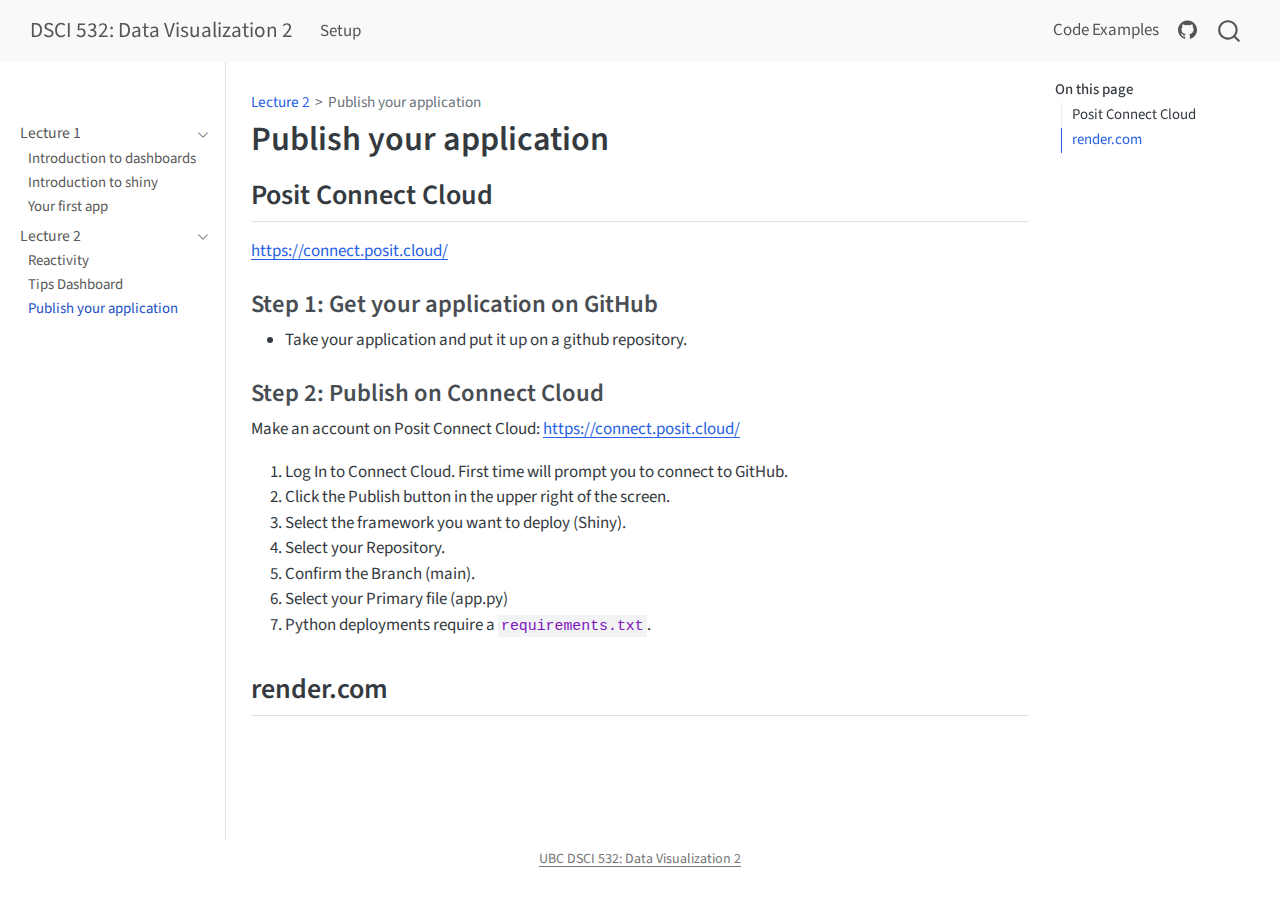
<file: 020-publish.html>
<!DOCTYPE html>
<html xmlns="http://www.w3.org/1999/xhtml" lang="en" xml:lang="en"><head>

<meta charset="utf-8">
<meta name="generator" content="quarto-1.8.27">

<meta name="viewport" content="width=device-width, initial-scale=1.0, user-scalable=yes">


<title>Publish your application – DSCI 532: Data Visualization 2</title>
<style>
code{white-space: pre-wrap;}
span.smallcaps{font-variant: small-caps;}
div.columns{display: flex; gap: min(4vw, 1.5em);}
div.column{flex: auto; overflow-x: auto;}
div.hanging-indent{margin-left: 1.5em; text-indent: -1.5em;}
ul.task-list{list-style: none;}
ul.task-list li input[type="checkbox"] {
  width: 0.8em;
  margin: 0 0.8em 0.2em -1em; /* quarto-specific, see https://github.com/quarto-dev/quarto-cli/issues/4556 */ 
  vertical-align: middle;
}
</style>


<script src="site_libs/quarto-nav/quarto-nav.js"></script>
<script src="site_libs/quarto-nav/headroom.min.js"></script>
<script src="site_libs/clipboard/clipboard.min.js"></script>
<script src="site_libs/quarto-search/autocomplete.umd.js"></script>
<script src="site_libs/quarto-search/fuse.min.js"></script>
<script src="site_libs/quarto-search/quarto-search.js"></script>
<meta name="quarto:offset" content="./">
<script src="site_libs/quarto-html/quarto.js" type="module"></script>
<script src="site_libs/quarto-html/tabsets/tabsets.js" type="module"></script>
<script src="site_libs/quarto-html/axe/axe-check.js" type="module"></script>
<script src="site_libs/quarto-html/popper.min.js"></script>
<script src="site_libs/quarto-html/tippy.umd.min.js"></script>
<script src="site_libs/quarto-html/anchor.min.js"></script>
<link href="site_libs/quarto-html/tippy.css" rel="stylesheet">
<link href="site_libs/quarto-html/quarto-syntax-highlighting-ed96de9b727972fe78a7b5d16c58bf87.css" rel="stylesheet" id="quarto-text-highlighting-styles">
<script src="site_libs/bootstrap/bootstrap.min.js"></script>
<link href="site_libs/bootstrap/bootstrap-icons.css" rel="stylesheet">
<link href="site_libs/bootstrap/bootstrap-29a19b5acbeac218a8c860e48340d4df.min.css" rel="stylesheet" append-hash="true" id="quarto-bootstrap" data-mode="light">
<link href="site_libs/quarto-contrib/line-highlight-1.0.0/line-highlight.css" rel="stylesheet">
<script id="quarto-search-options" type="application/json">{
  "location": "navbar",
  "copy-button": false,
  "collapse-after": 3,
  "panel-placement": "end",
  "type": "overlay",
  "limit": 50,
  "keyboard-shortcut": [
    "f",
    "/",
    "s"
  ],
  "show-item-context": false,
  "language": {
    "search-no-results-text": "No results",
    "search-matching-documents-text": "matching documents",
    "search-copy-link-title": "Copy link to search",
    "search-hide-matches-text": "Hide additional matches",
    "search-more-match-text": "more match in this document",
    "search-more-matches-text": "more matches in this document",
    "search-clear-button-title": "Clear",
    "search-text-placeholder": "",
    "search-detached-cancel-button-title": "Cancel",
    "search-submit-button-title": "Submit",
    "search-label": "Search"
  }
}</script>


<link rel="stylesheet" href="styles.css">
</head>

<body class="nav-sidebar docked nav-fixed quarto-light">

<div id="quarto-search-results"></div>
  <header id="quarto-header" class="headroom fixed-top">
    <nav class="navbar navbar-expand-lg " data-bs-theme="dark">
      <div class="navbar-container container-fluid">
      <div class="navbar-brand-container mx-auto">
    <a class="navbar-brand" href="./index.html">
    <span class="navbar-title">DSCI 532: Data Visualization 2</span>
    </a>
  </div>
            <div id="quarto-search" class="" title="Search"></div>
          <button class="navbar-toggler" type="button" data-bs-toggle="collapse" data-bs-target="#navbarCollapse" aria-controls="navbarCollapse" role="menu" aria-expanded="false" aria-label="Toggle navigation" onclick="if (window.quartoToggleHeadroom) { window.quartoToggleHeadroom(); }">
  <span class="navbar-toggler-icon"></span>
</button>
          <div class="collapse navbar-collapse" id="navbarCollapse">
            <ul class="navbar-nav navbar-nav-scroll me-auto">
  <li class="nav-item">
    <a class="nav-link" href="./setup.html"> 
<span class="menu-text">Setup</span></a>
  </li>  
</ul>
            <ul class="navbar-nav navbar-nav-scroll ms-auto">
  <li class="nav-item">
    <a class="nav-link" href="https://github.com/UBC-MDS/DSCI_532_vis-2_book/tree/main/code"> 
<span class="menu-text">Code Examples</span></a>
  </li>  
  <li class="nav-item compact">
    <a class="nav-link" href="https://github.com/UBC-MDS/DSCI_532_vis-2_book"> <i class="bi bi-github" role="img">
</i> 
<span class="menu-text"></span></a>
  </li>  
</ul>
          </div> <!-- /navcollapse -->
            <div class="quarto-navbar-tools">
</div>
      </div> <!-- /container-fluid -->
    </nav>
  <nav class="quarto-secondary-nav">
    <div class="container-fluid d-flex">
      <button type="button" class="quarto-btn-toggle btn" data-bs-toggle="collapse" role="button" data-bs-target=".quarto-sidebar-collapse-item" aria-controls="quarto-sidebar" aria-expanded="false" aria-label="Toggle sidebar navigation" onclick="if (window.quartoToggleHeadroom) { window.quartoToggleHeadroom(); }">
        <i class="bi bi-layout-text-sidebar-reverse"></i>
      </button>
        <nav class="quarto-page-breadcrumbs" aria-label="breadcrumb"><ol class="breadcrumb"><li class="breadcrumb-item"><a href="./020-reactivity.html">Lecture 2</a></li><li class="breadcrumb-item"><a href="./020-publish.html">Publish your application</a></li></ol></nav>
        <a class="flex-grow-1" role="navigation" data-bs-toggle="collapse" data-bs-target=".quarto-sidebar-collapse-item" aria-controls="quarto-sidebar" aria-expanded="false" aria-label="Toggle sidebar navigation" onclick="if (window.quartoToggleHeadroom) { window.quartoToggleHeadroom(); }">      
        </a>
      <button type="button" class="btn quarto-search-button" aria-label="Search" onclick="window.quartoOpenSearch();">
        <i class="bi bi-search"></i>
      </button>
    </div>
  </nav>
</header>
<!-- content -->
<div id="quarto-content" class="quarto-container page-columns page-rows-contents page-layout-article page-navbar">
<!-- sidebar -->
  <nav id="quarto-sidebar" class="sidebar collapse collapse-horizontal quarto-sidebar-collapse-item sidebar-navigation docked overflow-auto">
        <div class="mt-2 flex-shrink-0 align-items-center">
        <div class="sidebar-search">
        <div id="quarto-search" class="" title="Search"></div>
        </div>
        </div>
    <div class="sidebar-menu-container"> 
    <ul class="list-unstyled mt-1">
        <li class="sidebar-item sidebar-item-section">
      <div class="sidebar-item-container"> 
            <a class="sidebar-item-text sidebar-link text-start" data-bs-toggle="collapse" data-bs-target="#quarto-sidebar-section-1" role="navigation" aria-expanded="true">
 <span class="menu-text">Lecture 1</span></a>
          <a class="sidebar-item-toggle text-start" data-bs-toggle="collapse" data-bs-target="#quarto-sidebar-section-1" role="navigation" aria-expanded="true" aria-label="Toggle section">
            <i class="bi bi-chevron-right ms-2"></i>
          </a> 
      </div>
      <ul id="quarto-sidebar-section-1" class="collapse list-unstyled sidebar-section depth1 show">  
          <li class="sidebar-item">
  <div class="sidebar-item-container"> 
  <a href="./010-intro_dashboards.html" class="sidebar-item-text sidebar-link">
 <span class="menu-text">Introduction to dashboards</span></a>
  </div>
</li>
          <li class="sidebar-item">
  <div class="sidebar-item-container"> 
  <a href="./010-intro_shiny.html" class="sidebar-item-text sidebar-link">
 <span class="menu-text">Introduction to shiny</span></a>
  </div>
</li>
          <li class="sidebar-item">
  <div class="sidebar-item-container"> 
  <a href="./010-first_app.html" class="sidebar-item-text sidebar-link">
 <span class="menu-text">Your first app</span></a>
  </div>
</li>
      </ul>
  </li>
        <li class="sidebar-item sidebar-item-section">
      <div class="sidebar-item-container"> 
            <a class="sidebar-item-text sidebar-link text-start" data-bs-toggle="collapse" data-bs-target="#quarto-sidebar-section-2" role="navigation" aria-expanded="true">
 <span class="menu-text">Lecture 2</span></a>
          <a class="sidebar-item-toggle text-start" data-bs-toggle="collapse" data-bs-target="#quarto-sidebar-section-2" role="navigation" aria-expanded="true" aria-label="Toggle section">
            <i class="bi bi-chevron-right ms-2"></i>
          </a> 
      </div>
      <ul id="quarto-sidebar-section-2" class="collapse list-unstyled sidebar-section depth1 show">  
          <li class="sidebar-item">
  <div class="sidebar-item-container"> 
  <a href="./020-reactivity.html" class="sidebar-item-text sidebar-link">
 <span class="menu-text">Reactivity</span></a>
  </div>
</li>
          <li class="sidebar-item">
  <div class="sidebar-item-container"> 
  <a href="./020-dashboard.html" class="sidebar-item-text sidebar-link">
 <span class="menu-text">Tips Dashboard</span></a>
  </div>
</li>
          <li class="sidebar-item">
  <div class="sidebar-item-container"> 
  <a href="./020-publish.html" class="sidebar-item-text sidebar-link active">
 <span class="menu-text">Publish your application</span></a>
  </div>
</li>
      </ul>
  </li>
    </ul>
    </div>
</nav>
<div id="quarto-sidebar-glass" class="quarto-sidebar-collapse-item" data-bs-toggle="collapse" data-bs-target=".quarto-sidebar-collapse-item"></div>
<!-- margin-sidebar -->
    <div id="quarto-margin-sidebar" class="sidebar margin-sidebar">
        <nav id="TOC" role="doc-toc" class="toc-active">
    <h2 id="toc-title">On this page</h2>
   
  <ul>
  <li><a href="#posit-connect-cloud" id="toc-posit-connect-cloud" class="nav-link active" data-scroll-target="#posit-connect-cloud">Posit Connect Cloud</a>
  <ul class="collapse">
  <li><a href="#step-1-get-your-application-on-github" id="toc-step-1-get-your-application-on-github" class="nav-link" data-scroll-target="#step-1-get-your-application-on-github">Step 1: Get your application on GitHub</a></li>
  <li><a href="#step-2-publish-on-connect-cloud" id="toc-step-2-publish-on-connect-cloud" class="nav-link" data-scroll-target="#step-2-publish-on-connect-cloud">Step 2: Publish on Connect Cloud</a></li>
  </ul></li>
  <li><a href="#render.com" id="toc-render.com" class="nav-link" data-scroll-target="#render.com">render.com</a></li>
  </ul>
</nav>
    </div>
<!-- main -->
<main class="content" id="quarto-document-content">

<header id="title-block-header" class="quarto-title-block default"><nav class="quarto-page-breadcrumbs quarto-title-breadcrumbs d-none d-lg-block" aria-label="breadcrumb"><ol class="breadcrumb"><li class="breadcrumb-item"><a href="./020-reactivity.html">Lecture 2</a></li><li class="breadcrumb-item"><a href="./020-publish.html">Publish your application</a></li></ol></nav>
<div class="quarto-title">
<h1 class="title">Publish your application</h1>
</div>



<div class="quarto-title-meta">

    
  
    
  </div>
  


</header>


<section id="posit-connect-cloud" class="level2">
<h2 class="anchored" data-anchor-id="posit-connect-cloud">Posit Connect Cloud</h2>
<p><a href="https://connect.posit.cloud/" class="uri">https://connect.posit.cloud/</a></p>
<section id="step-1-get-your-application-on-github" class="level3">
<h3 class="anchored" data-anchor-id="step-1-get-your-application-on-github">Step 1: Get your application on GitHub</h3>
<ul>
<li>Take your application and put it up on a github repository.</li>
</ul>
</section>
<section id="step-2-publish-on-connect-cloud" class="level3">
<h3 class="anchored" data-anchor-id="step-2-publish-on-connect-cloud">Step 2: Publish on Connect Cloud</h3>
<p>Make an account on Posit Connect Cloud: <a href="https://connect.posit.cloud/" class="uri">https://connect.posit.cloud/</a></p>
<ol type="1">
<li>Log In to Connect Cloud. First time will prompt you to connect to GitHub.</li>
<li>Click the Publish button in the upper right of the screen.</li>
<li>Select the framework you want to deploy (Shiny).</li>
<li>Select your Repository.</li>
<li>Confirm the Branch (main).</li>
<li>Select your Primary file (app.py)</li>
<li>Python deployments require a <code>requirements.txt</code>.</li>
</ol>
</section>
</section>
<section id="render.com" class="level2">
<h2 class="anchored" data-anchor-id="render.com">render.com</h2>


</section>

</main> <!-- /main -->
<script id="quarto-html-after-body" type="application/javascript">
  window.document.addEventListener("DOMContentLoaded", function (event) {
    const icon = "";
    const anchorJS = new window.AnchorJS();
    anchorJS.options = {
      placement: 'right',
      icon: icon
    };
    anchorJS.add('.anchored');
    const isCodeAnnotation = (el) => {
      for (const clz of el.classList) {
        if (clz.startsWith('code-annotation-')) {                     
          return true;
        }
      }
      return false;
    }
    const onCopySuccess = function(e) {
      // button target
      const button = e.trigger;
      // don't keep focus
      button.blur();
      // flash "checked"
      button.classList.add('code-copy-button-checked');
      var currentTitle = button.getAttribute("title");
      button.setAttribute("title", "Copied!");
      let tooltip;
      if (window.bootstrap) {
        button.setAttribute("data-bs-toggle", "tooltip");
        button.setAttribute("data-bs-placement", "left");
        button.setAttribute("data-bs-title", "Copied!");
        tooltip = new bootstrap.Tooltip(button, 
          { trigger: "manual", 
            customClass: "code-copy-button-tooltip",
            offset: [0, -8]});
        tooltip.show();    
      }
      setTimeout(function() {
        if (tooltip) {
          tooltip.hide();
          button.removeAttribute("data-bs-title");
          button.removeAttribute("data-bs-toggle");
          button.removeAttribute("data-bs-placement");
        }
        button.setAttribute("title", currentTitle);
        button.classList.remove('code-copy-button-checked');
      }, 1000);
      // clear code selection
      e.clearSelection();
    }
    const getTextToCopy = function(trigger) {
      const outerScaffold = trigger.parentElement.cloneNode(true);
      const codeEl = outerScaffold.querySelector('code');
      for (const childEl of codeEl.children) {
        if (isCodeAnnotation(childEl)) {
          childEl.remove();
        }
      }
      return codeEl.innerText;
    }
    const clipboard = new window.ClipboardJS('.code-copy-button:not([data-in-quarto-modal])', {
      text: getTextToCopy
    });
    clipboard.on('success', onCopySuccess);
    if (window.document.getElementById('quarto-embedded-source-code-modal')) {
      const clipboardModal = new window.ClipboardJS('.code-copy-button[data-in-quarto-modal]', {
        text: getTextToCopy,
        container: window.document.getElementById('quarto-embedded-source-code-modal')
      });
      clipboardModal.on('success', onCopySuccess);
    }
      var localhostRegex = new RegExp(/^(?:http|https):\/\/localhost\:?[0-9]*\//);
      var mailtoRegex = new RegExp(/^mailto:/);
        var filterRegex = new RegExp("https:\/\/UBC-MDS\.github\.io\/DSCI_532_vis-2_book\/");
      var isInternal = (href) => {
          return filterRegex.test(href) || localhostRegex.test(href) || mailtoRegex.test(href);
      }
      // Inspect non-navigation links and adorn them if external
     var links = window.document.querySelectorAll('a[href]:not(.nav-link):not(.navbar-brand):not(.toc-action):not(.sidebar-link):not(.sidebar-item-toggle):not(.pagination-link):not(.no-external):not([aria-hidden]):not(.dropdown-item):not(.quarto-navigation-tool):not(.about-link)');
      for (var i=0; i<links.length; i++) {
        const link = links[i];
        if (!isInternal(link.href)) {
          // undo the damage that might have been done by quarto-nav.js in the case of
          // links that we want to consider external
          if (link.dataset.originalHref !== undefined) {
            link.href = link.dataset.originalHref;
          }
        }
      }
    function tippyHover(el, contentFn, onTriggerFn, onUntriggerFn) {
      const config = {
        allowHTML: true,
        maxWidth: 500,
        delay: 100,
        arrow: false,
        appendTo: function(el) {
            return el.parentElement;
        },
        interactive: true,
        interactiveBorder: 10,
        theme: 'quarto',
        placement: 'bottom-start',
      };
      if (contentFn) {
        config.content = contentFn;
      }
      if (onTriggerFn) {
        config.onTrigger = onTriggerFn;
      }
      if (onUntriggerFn) {
        config.onUntrigger = onUntriggerFn;
      }
      window.tippy(el, config); 
    }
    const noterefs = window.document.querySelectorAll('a[role="doc-noteref"]');
    for (var i=0; i<noterefs.length; i++) {
      const ref = noterefs[i];
      tippyHover(ref, function() {
        // use id or data attribute instead here
        let href = ref.getAttribute('data-footnote-href') || ref.getAttribute('href');
        try { href = new URL(href).hash; } catch {}
        const id = href.replace(/^#\/?/, "");
        const note = window.document.getElementById(id);
        if (note) {
          return note.innerHTML;
        } else {
          return "";
        }
      });
    }
    const xrefs = window.document.querySelectorAll('a.quarto-xref');
    const processXRef = (id, note) => {
      // Strip column container classes
      const stripColumnClz = (el) => {
        el.classList.remove("page-full", "page-columns");
        if (el.children) {
          for (const child of el.children) {
            stripColumnClz(child);
          }
        }
      }
      stripColumnClz(note)
      if (id === null || id.startsWith('sec-')) {
        // Special case sections, only their first couple elements
        const container = document.createElement("div");
        if (note.children && note.children.length > 2) {
          container.appendChild(note.children[0].cloneNode(true));
          for (let i = 1; i < note.children.length; i++) {
            const child = note.children[i];
            if (child.tagName === "P" && child.innerText === "") {
              continue;
            } else {
              container.appendChild(child.cloneNode(true));
              break;
            }
          }
          if (window.Quarto?.typesetMath) {
            window.Quarto.typesetMath(container);
          }
          return container.innerHTML
        } else {
          if (window.Quarto?.typesetMath) {
            window.Quarto.typesetMath(note);
          }
          return note.innerHTML;
        }
      } else {
        // Remove any anchor links if they are present
        const anchorLink = note.querySelector('a.anchorjs-link');
        if (anchorLink) {
          anchorLink.remove();
        }
        if (window.Quarto?.typesetMath) {
          window.Quarto.typesetMath(note);
        }
        if (note.classList.contains("callout")) {
          return note.outerHTML;
        } else {
          return note.innerHTML;
        }
      }
    }
    for (var i=0; i<xrefs.length; i++) {
      const xref = xrefs[i];
      tippyHover(xref, undefined, function(instance) {
        instance.disable();
        let url = xref.getAttribute('href');
        let hash = undefined; 
        if (url.startsWith('#')) {
          hash = url;
        } else {
          try { hash = new URL(url).hash; } catch {}
        }
        if (hash) {
          const id = hash.replace(/^#\/?/, "");
          const note = window.document.getElementById(id);
          if (note !== null) {
            try {
              const html = processXRef(id, note.cloneNode(true));
              instance.setContent(html);
            } finally {
              instance.enable();
              instance.show();
            }
          } else {
            // See if we can fetch this
            fetch(url.split('#')[0])
            .then(res => res.text())
            .then(html => {
              const parser = new DOMParser();
              const htmlDoc = parser.parseFromString(html, "text/html");
              const note = htmlDoc.getElementById(id);
              if (note !== null) {
                const html = processXRef(id, note);
                instance.setContent(html);
              } 
            }).finally(() => {
              instance.enable();
              instance.show();
            });
          }
        } else {
          // See if we can fetch a full url (with no hash to target)
          // This is a special case and we should probably do some content thinning / targeting
          fetch(url)
          .then(res => res.text())
          .then(html => {
            const parser = new DOMParser();
            const htmlDoc = parser.parseFromString(html, "text/html");
            const note = htmlDoc.querySelector('main.content');
            if (note !== null) {
              // This should only happen for chapter cross references
              // (since there is no id in the URL)
              // remove the first header
              if (note.children.length > 0 && note.children[0].tagName === "HEADER") {
                note.children[0].remove();
              }
              const html = processXRef(null, note);
              instance.setContent(html);
            } 
          }).finally(() => {
            instance.enable();
            instance.show();
          });
        }
      }, function(instance) {
      });
    }
        let selectedAnnoteEl;
        const selectorForAnnotation = ( cell, annotation) => {
          let cellAttr = 'data-code-cell="' + cell + '"';
          let lineAttr = 'data-code-annotation="' +  annotation + '"';
          const selector = 'span[' + cellAttr + '][' + lineAttr + ']';
          return selector;
        }
        const selectCodeLines = (annoteEl) => {
          const doc = window.document;
          const targetCell = annoteEl.getAttribute("data-target-cell");
          const targetAnnotation = annoteEl.getAttribute("data-target-annotation");
          const annoteSpan = window.document.querySelector(selectorForAnnotation(targetCell, targetAnnotation));
          const lines = annoteSpan.getAttribute("data-code-lines").split(",");
          const lineIds = lines.map((line) => {
            return targetCell + "-" + line;
          })
          let top = null;
          let height = null;
          let parent = null;
          if (lineIds.length > 0) {
              //compute the position of the single el (top and bottom and make a div)
              const el = window.document.getElementById(lineIds[0]);
              top = el.offsetTop;
              height = el.offsetHeight;
              parent = el.parentElement.parentElement;
            if (lineIds.length > 1) {
              const lastEl = window.document.getElementById(lineIds[lineIds.length - 1]);
              const bottom = lastEl.offsetTop + lastEl.offsetHeight;
              height = bottom - top;
            }
            if (top !== null && height !== null && parent !== null) {
              // cook up a div (if necessary) and position it 
              let div = window.document.getElementById("code-annotation-line-highlight");
              if (div === null) {
                div = window.document.createElement("div");
                div.setAttribute("id", "code-annotation-line-highlight");
                div.style.position = 'absolute';
                parent.appendChild(div);
              }
              div.style.top = top - 2 + "px";
              div.style.height = height + 4 + "px";
              div.style.left = 0;
              let gutterDiv = window.document.getElementById("code-annotation-line-highlight-gutter");
              if (gutterDiv === null) {
                gutterDiv = window.document.createElement("div");
                gutterDiv.setAttribute("id", "code-annotation-line-highlight-gutter");
                gutterDiv.style.position = 'absolute';
                const codeCell = window.document.getElementById(targetCell);
                const gutter = codeCell.querySelector('.code-annotation-gutter');
                gutter.appendChild(gutterDiv);
              }
              gutterDiv.style.top = top - 2 + "px";
              gutterDiv.style.height = height + 4 + "px";
            }
            selectedAnnoteEl = annoteEl;
          }
        };
        const unselectCodeLines = () => {
          const elementsIds = ["code-annotation-line-highlight", "code-annotation-line-highlight-gutter"];
          elementsIds.forEach((elId) => {
            const div = window.document.getElementById(elId);
            if (div) {
              div.remove();
            }
          });
          selectedAnnoteEl = undefined;
        };
          // Handle positioning of the toggle
      window.addEventListener(
        "resize",
        throttle(() => {
          elRect = undefined;
          if (selectedAnnoteEl) {
            selectCodeLines(selectedAnnoteEl);
          }
        }, 10)
      );
      function throttle(fn, ms) {
      let throttle = false;
      let timer;
        return (...args) => {
          if(!throttle) { // first call gets through
              fn.apply(this, args);
              throttle = true;
          } else { // all the others get throttled
              if(timer) clearTimeout(timer); // cancel #2
              timer = setTimeout(() => {
                fn.apply(this, args);
                timer = throttle = false;
              }, ms);
          }
        };
      }
        // Attach click handler to the DT
        const annoteDls = window.document.querySelectorAll('dt[data-target-cell]');
        for (const annoteDlNode of annoteDls) {
          annoteDlNode.addEventListener('click', (event) => {
            const clickedEl = event.target;
            if (clickedEl !== selectedAnnoteEl) {
              unselectCodeLines();
              const activeEl = window.document.querySelector('dt[data-target-cell].code-annotation-active');
              if (activeEl) {
                activeEl.classList.remove('code-annotation-active');
              }
              selectCodeLines(clickedEl);
              clickedEl.classList.add('code-annotation-active');
            } else {
              // Unselect the line
              unselectCodeLines();
              clickedEl.classList.remove('code-annotation-active');
            }
          });
        }
    const findCites = (el) => {
      const parentEl = el.parentElement;
      if (parentEl) {
        const cites = parentEl.dataset.cites;
        if (cites) {
          return {
            el,
            cites: cites.split(' ')
          };
        } else {
          return findCites(el.parentElement)
        }
      } else {
        return undefined;
      }
    };
    var bibliorefs = window.document.querySelectorAll('a[role="doc-biblioref"]');
    for (var i=0; i<bibliorefs.length; i++) {
      const ref = bibliorefs[i];
      const citeInfo = findCites(ref);
      if (citeInfo) {
        tippyHover(citeInfo.el, function() {
          var popup = window.document.createElement('div');
          citeInfo.cites.forEach(function(cite) {
            var citeDiv = window.document.createElement('div');
            citeDiv.classList.add('hanging-indent');
            citeDiv.classList.add('csl-entry');
            var biblioDiv = window.document.getElementById('ref-' + cite);
            if (biblioDiv) {
              citeDiv.innerHTML = biblioDiv.innerHTML;
            }
            popup.appendChild(citeDiv);
          });
          return popup.innerHTML;
        });
      }
    }
  });
  </script>
</div> <!-- /content -->
<footer class="footer">
  <div class="nav-footer">
    <div class="nav-footer-left">
      &nbsp;
    </div>   
    <div class="nav-footer-center">
<p><a href="https://github.com/UBC-MDS/DSCI_532_vis-2_book">UBC DSCI 532: Data Visualization 2</a></p>
</div>
    <div class="nav-footer-right">
      &nbsp;
    </div>
  </div>
</footer>




<script src="site_libs/quarto-contrib/line-highlight-1.0.0/line-highlight.js" defer="true"></script>
</body></html>
</file>
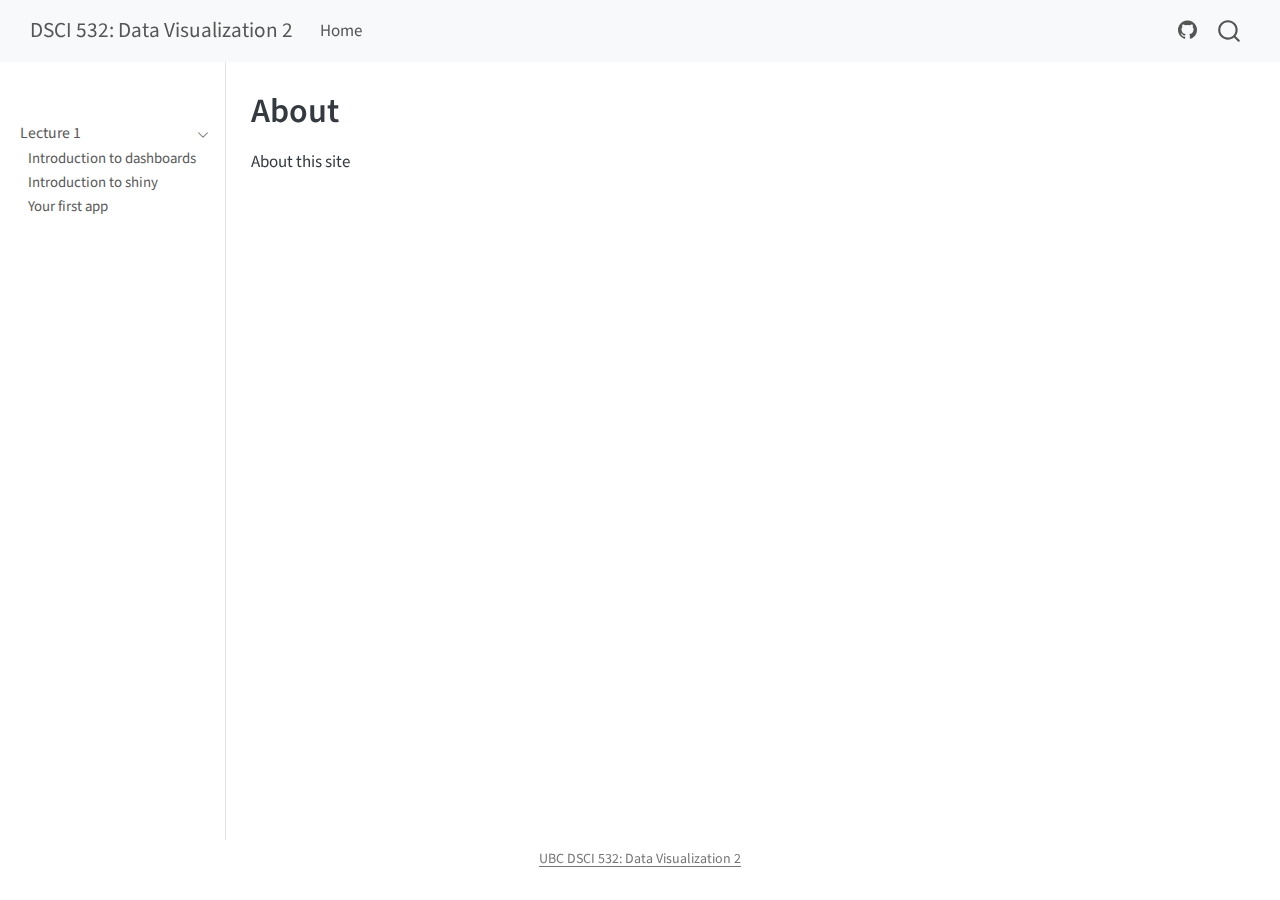
<file: about.html>
<!DOCTYPE html>
<html xmlns="http://www.w3.org/1999/xhtml" lang="en" xml:lang="en"><head>

<meta charset="utf-8">
<meta name="generator" content="quarto-1.8.27">

<meta name="viewport" content="width=device-width, initial-scale=1.0, user-scalable=yes">


<title>About – DSCI 532: Data Visualization 2</title>
<style>
code{white-space: pre-wrap;}
span.smallcaps{font-variant: small-caps;}
div.columns{display: flex; gap: min(4vw, 1.5em);}
div.column{flex: auto; overflow-x: auto;}
div.hanging-indent{margin-left: 1.5em; text-indent: -1.5em;}
ul.task-list{list-style: none;}
ul.task-list li input[type="checkbox"] {
  width: 0.8em;
  margin: 0 0.8em 0.2em -1em; /* quarto-specific, see https://github.com/quarto-dev/quarto-cli/issues/4556 */ 
  vertical-align: middle;
}
</style>


<script src="site_libs/quarto-nav/quarto-nav.js"></script>
<script src="site_libs/quarto-nav/headroom.min.js"></script>
<script src="site_libs/clipboard/clipboard.min.js"></script>
<script src="site_libs/quarto-search/autocomplete.umd.js"></script>
<script src="site_libs/quarto-search/fuse.min.js"></script>
<script src="site_libs/quarto-search/quarto-search.js"></script>
<meta name="quarto:offset" content="./">
<script src="site_libs/quarto-html/quarto.js" type="module"></script>
<script src="site_libs/quarto-html/tabsets/tabsets.js" type="module"></script>
<script src="site_libs/quarto-html/axe/axe-check.js" type="module"></script>
<script src="site_libs/quarto-html/popper.min.js"></script>
<script src="site_libs/quarto-html/tippy.umd.min.js"></script>
<script src="site_libs/quarto-html/anchor.min.js"></script>
<link href="site_libs/quarto-html/tippy.css" rel="stylesheet">
<link href="site_libs/quarto-html/quarto-syntax-highlighting-ed96de9b727972fe78a7b5d16c58bf87.css" rel="stylesheet" id="quarto-text-highlighting-styles">
<script src="site_libs/bootstrap/bootstrap.min.js"></script>
<link href="site_libs/bootstrap/bootstrap-icons.css" rel="stylesheet">
<link href="site_libs/bootstrap/bootstrap-29a19b5acbeac218a8c860e48340d4df.min.css" rel="stylesheet" append-hash="true" id="quarto-bootstrap" data-mode="light">
<link href="site_libs/quarto-contrib/line-highlight-1.0.0/line-highlight.css" rel="stylesheet">
<script id="quarto-search-options" type="application/json">{
  "location": "navbar",
  "copy-button": false,
  "collapse-after": 3,
  "panel-placement": "end",
  "type": "overlay",
  "limit": 50,
  "keyboard-shortcut": [
    "f",
    "/",
    "s"
  ],
  "show-item-context": false,
  "language": {
    "search-no-results-text": "No results",
    "search-matching-documents-text": "matching documents",
    "search-copy-link-title": "Copy link to search",
    "search-hide-matches-text": "Hide additional matches",
    "search-more-match-text": "more match in this document",
    "search-more-matches-text": "more matches in this document",
    "search-clear-button-title": "Clear",
    "search-text-placeholder": "",
    "search-detached-cancel-button-title": "Cancel",
    "search-submit-button-title": "Submit",
    "search-label": "Search"
  }
}</script>


<link rel="stylesheet" href="styles.css">
</head>

<body class="nav-sidebar docked nav-fixed quarto-light">

<div id="quarto-search-results"></div>
  <header id="quarto-header" class="headroom fixed-top">
    <nav class="navbar navbar-expand-lg " data-bs-theme="dark">
      <div class="navbar-container container-fluid">
      <div class="navbar-brand-container mx-auto">
    <a class="navbar-brand" href="./index.html">
    <span class="navbar-title">DSCI 532: Data Visualization 2</span>
    </a>
  </div>
            <div id="quarto-search" class="" title="Search"></div>
          <button class="navbar-toggler" type="button" data-bs-toggle="collapse" data-bs-target="#navbarCollapse" aria-controls="navbarCollapse" role="menu" aria-expanded="false" aria-label="Toggle navigation" onclick="if (window.quartoToggleHeadroom) { window.quartoToggleHeadroom(); }">
  <span class="navbar-toggler-icon"></span>
</button>
          <div class="collapse navbar-collapse" id="navbarCollapse">
            <ul class="navbar-nav navbar-nav-scroll me-auto">
  <li class="nav-item">
    <a class="nav-link" href="./index.html"> 
<span class="menu-text">Home</span></a>
  </li>  
</ul>
            <ul class="navbar-nav navbar-nav-scroll ms-auto">
  <li class="nav-item compact">
    <a class="nav-link" href="https://github.com/UBC-MDS/DSCI_532_vis-2_book"> <i class="bi bi-github" role="img">
</i> 
<span class="menu-text"></span></a>
  </li>  
</ul>
          </div> <!-- /navcollapse -->
            <div class="quarto-navbar-tools">
</div>
      </div> <!-- /container-fluid -->
    </nav>
  <nav class="quarto-secondary-nav">
    <div class="container-fluid d-flex">
      <button type="button" class="quarto-btn-toggle btn" data-bs-toggle="collapse" role="button" data-bs-target=".quarto-sidebar-collapse-item" aria-controls="quarto-sidebar" aria-expanded="false" aria-label="Toggle sidebar navigation" onclick="if (window.quartoToggleHeadroom) { window.quartoToggleHeadroom(); }">
        <i class="bi bi-layout-text-sidebar-reverse"></i>
      </button>
        <nav class="quarto-page-breadcrumbs" aria-label="breadcrumb"><ol class="breadcrumb"><li class="breadcrumb-item">About</li></ol></nav>
        <a class="flex-grow-1" role="navigation" data-bs-toggle="collapse" data-bs-target=".quarto-sidebar-collapse-item" aria-controls="quarto-sidebar" aria-expanded="false" aria-label="Toggle sidebar navigation" onclick="if (window.quartoToggleHeadroom) { window.quartoToggleHeadroom(); }">      
        </a>
      <button type="button" class="btn quarto-search-button" aria-label="Search" onclick="window.quartoOpenSearch();">
        <i class="bi bi-search"></i>
      </button>
    </div>
  </nav>
</header>
<!-- content -->
<div id="quarto-content" class="quarto-container page-columns page-rows-contents page-layout-article page-navbar">
<!-- sidebar -->
  <nav id="quarto-sidebar" class="sidebar collapse collapse-horizontal quarto-sidebar-collapse-item sidebar-navigation docked overflow-auto">
        <div class="mt-2 flex-shrink-0 align-items-center">
        <div class="sidebar-search">
        <div id="quarto-search" class="" title="Search"></div>
        </div>
        </div>
    <div class="sidebar-menu-container"> 
    <ul class="list-unstyled mt-1">
        <li class="sidebar-item sidebar-item-section">
      <div class="sidebar-item-container"> 
            <a class="sidebar-item-text sidebar-link text-start" data-bs-toggle="collapse" data-bs-target="#quarto-sidebar-section-1" role="navigation" aria-expanded="true">
 <span class="menu-text">Lecture 1</span></a>
          <a class="sidebar-item-toggle text-start" data-bs-toggle="collapse" data-bs-target="#quarto-sidebar-section-1" role="navigation" aria-expanded="true" aria-label="Toggle section">
            <i class="bi bi-chevron-right ms-2"></i>
          </a> 
      </div>
      <ul id="quarto-sidebar-section-1" class="collapse list-unstyled sidebar-section depth1 show">  
          <li class="sidebar-item">
  <div class="sidebar-item-container"> 
  <a href="./010-intro_dashboards.html" class="sidebar-item-text sidebar-link">
 <span class="menu-text">Introduction to dashboards</span></a>
  </div>
</li>
          <li class="sidebar-item">
  <div class="sidebar-item-container"> 
  <a href="./010-intro_shiny.html" class="sidebar-item-text sidebar-link">
 <span class="menu-text">Introduction to shiny</span></a>
  </div>
</li>
          <li class="sidebar-item">
  <div class="sidebar-item-container"> 
  <a href="./010-first_app.html" class="sidebar-item-text sidebar-link">
 <span class="menu-text">Your first app</span></a>
  </div>
</li>
      </ul>
  </li>
    </ul>
    </div>
</nav>
<div id="quarto-sidebar-glass" class="quarto-sidebar-collapse-item" data-bs-toggle="collapse" data-bs-target=".quarto-sidebar-collapse-item"></div>
<!-- margin-sidebar -->
    <div id="quarto-margin-sidebar" class="sidebar margin-sidebar zindex-bottom">
        
    </div>
<!-- main -->
<main class="content" id="quarto-document-content">

<header id="title-block-header" class="quarto-title-block default">
<div class="quarto-title">
<h1 class="title">About</h1>
</div>



<div class="quarto-title-meta">

    
  
    
  </div>
  


</header>


<p>About this site</p>



</main> <!-- /main -->
<script id="quarto-html-after-body" type="application/javascript">
  window.document.addEventListener("DOMContentLoaded", function (event) {
    const icon = "";
    const anchorJS = new window.AnchorJS();
    anchorJS.options = {
      placement: 'right',
      icon: icon
    };
    anchorJS.add('.anchored');
    const isCodeAnnotation = (el) => {
      for (const clz of el.classList) {
        if (clz.startsWith('code-annotation-')) {                     
          return true;
        }
      }
      return false;
    }
    const onCopySuccess = function(e) {
      // button target
      const button = e.trigger;
      // don't keep focus
      button.blur();
      // flash "checked"
      button.classList.add('code-copy-button-checked');
      var currentTitle = button.getAttribute("title");
      button.setAttribute("title", "Copied!");
      let tooltip;
      if (window.bootstrap) {
        button.setAttribute("data-bs-toggle", "tooltip");
        button.setAttribute("data-bs-placement", "left");
        button.setAttribute("data-bs-title", "Copied!");
        tooltip = new bootstrap.Tooltip(button, 
          { trigger: "manual", 
            customClass: "code-copy-button-tooltip",
            offset: [0, -8]});
        tooltip.show();    
      }
      setTimeout(function() {
        if (tooltip) {
          tooltip.hide();
          button.removeAttribute("data-bs-title");
          button.removeAttribute("data-bs-toggle");
          button.removeAttribute("data-bs-placement");
        }
        button.setAttribute("title", currentTitle);
        button.classList.remove('code-copy-button-checked');
      }, 1000);
      // clear code selection
      e.clearSelection();
    }
    const getTextToCopy = function(trigger) {
      const outerScaffold = trigger.parentElement.cloneNode(true);
      const codeEl = outerScaffold.querySelector('code');
      for (const childEl of codeEl.children) {
        if (isCodeAnnotation(childEl)) {
          childEl.remove();
        }
      }
      return codeEl.innerText;
    }
    const clipboard = new window.ClipboardJS('.code-copy-button:not([data-in-quarto-modal])', {
      text: getTextToCopy
    });
    clipboard.on('success', onCopySuccess);
    if (window.document.getElementById('quarto-embedded-source-code-modal')) {
      const clipboardModal = new window.ClipboardJS('.code-copy-button[data-in-quarto-modal]', {
        text: getTextToCopy,
        container: window.document.getElementById('quarto-embedded-source-code-modal')
      });
      clipboardModal.on('success', onCopySuccess);
    }
      var localhostRegex = new RegExp(/^(?:http|https):\/\/localhost\:?[0-9]*\//);
      var mailtoRegex = new RegExp(/^mailto:/);
        var filterRegex = new RegExp("https:\/\/UBC-MDS\.github\.io\/DSCI_532_vis-2_book\/");
      var isInternal = (href) => {
          return filterRegex.test(href) || localhostRegex.test(href) || mailtoRegex.test(href);
      }
      // Inspect non-navigation links and adorn them if external
     var links = window.document.querySelectorAll('a[href]:not(.nav-link):not(.navbar-brand):not(.toc-action):not(.sidebar-link):not(.sidebar-item-toggle):not(.pagination-link):not(.no-external):not([aria-hidden]):not(.dropdown-item):not(.quarto-navigation-tool):not(.about-link)');
      for (var i=0; i<links.length; i++) {
        const link = links[i];
        if (!isInternal(link.href)) {
          // undo the damage that might have been done by quarto-nav.js in the case of
          // links that we want to consider external
          if (link.dataset.originalHref !== undefined) {
            link.href = link.dataset.originalHref;
          }
        }
      }
    function tippyHover(el, contentFn, onTriggerFn, onUntriggerFn) {
      const config = {
        allowHTML: true,
        maxWidth: 500,
        delay: 100,
        arrow: false,
        appendTo: function(el) {
            return el.parentElement;
        },
        interactive: true,
        interactiveBorder: 10,
        theme: 'quarto',
        placement: 'bottom-start',
      };
      if (contentFn) {
        config.content = contentFn;
      }
      if (onTriggerFn) {
        config.onTrigger = onTriggerFn;
      }
      if (onUntriggerFn) {
        config.onUntrigger = onUntriggerFn;
      }
      window.tippy(el, config); 
    }
    const noterefs = window.document.querySelectorAll('a[role="doc-noteref"]');
    for (var i=0; i<noterefs.length; i++) {
      const ref = noterefs[i];
      tippyHover(ref, function() {
        // use id or data attribute instead here
        let href = ref.getAttribute('data-footnote-href') || ref.getAttribute('href');
        try { href = new URL(href).hash; } catch {}
        const id = href.replace(/^#\/?/, "");
        const note = window.document.getElementById(id);
        if (note) {
          return note.innerHTML;
        } else {
          return "";
        }
      });
    }
    const xrefs = window.document.querySelectorAll('a.quarto-xref');
    const processXRef = (id, note) => {
      // Strip column container classes
      const stripColumnClz = (el) => {
        el.classList.remove("page-full", "page-columns");
        if (el.children) {
          for (const child of el.children) {
            stripColumnClz(child);
          }
        }
      }
      stripColumnClz(note)
      if (id === null || id.startsWith('sec-')) {
        // Special case sections, only their first couple elements
        const container = document.createElement("div");
        if (note.children && note.children.length > 2) {
          container.appendChild(note.children[0].cloneNode(true));
          for (let i = 1; i < note.children.length; i++) {
            const child = note.children[i];
            if (child.tagName === "P" && child.innerText === "") {
              continue;
            } else {
              container.appendChild(child.cloneNode(true));
              break;
            }
          }
          if (window.Quarto?.typesetMath) {
            window.Quarto.typesetMath(container);
          }
          return container.innerHTML
        } else {
          if (window.Quarto?.typesetMath) {
            window.Quarto.typesetMath(note);
          }
          return note.innerHTML;
        }
      } else {
        // Remove any anchor links if they are present
        const anchorLink = note.querySelector('a.anchorjs-link');
        if (anchorLink) {
          anchorLink.remove();
        }
        if (window.Quarto?.typesetMath) {
          window.Quarto.typesetMath(note);
        }
        if (note.classList.contains("callout")) {
          return note.outerHTML;
        } else {
          return note.innerHTML;
        }
      }
    }
    for (var i=0; i<xrefs.length; i++) {
      const xref = xrefs[i];
      tippyHover(xref, undefined, function(instance) {
        instance.disable();
        let url = xref.getAttribute('href');
        let hash = undefined; 
        if (url.startsWith('#')) {
          hash = url;
        } else {
          try { hash = new URL(url).hash; } catch {}
        }
        if (hash) {
          const id = hash.replace(/^#\/?/, "");
          const note = window.document.getElementById(id);
          if (note !== null) {
            try {
              const html = processXRef(id, note.cloneNode(true));
              instance.setContent(html);
            } finally {
              instance.enable();
              instance.show();
            }
          } else {
            // See if we can fetch this
            fetch(url.split('#')[0])
            .then(res => res.text())
            .then(html => {
              const parser = new DOMParser();
              const htmlDoc = parser.parseFromString(html, "text/html");
              const note = htmlDoc.getElementById(id);
              if (note !== null) {
                const html = processXRef(id, note);
                instance.setContent(html);
              } 
            }).finally(() => {
              instance.enable();
              instance.show();
            });
          }
        } else {
          // See if we can fetch a full url (with no hash to target)
          // This is a special case and we should probably do some content thinning / targeting
          fetch(url)
          .then(res => res.text())
          .then(html => {
            const parser = new DOMParser();
            const htmlDoc = parser.parseFromString(html, "text/html");
            const note = htmlDoc.querySelector('main.content');
            if (note !== null) {
              // This should only happen for chapter cross references
              // (since there is no id in the URL)
              // remove the first header
              if (note.children.length > 0 && note.children[0].tagName === "HEADER") {
                note.children[0].remove();
              }
              const html = processXRef(null, note);
              instance.setContent(html);
            } 
          }).finally(() => {
            instance.enable();
            instance.show();
          });
        }
      }, function(instance) {
      });
    }
        let selectedAnnoteEl;
        const selectorForAnnotation = ( cell, annotation) => {
          let cellAttr = 'data-code-cell="' + cell + '"';
          let lineAttr = 'data-code-annotation="' +  annotation + '"';
          const selector = 'span[' + cellAttr + '][' + lineAttr + ']';
          return selector;
        }
        const selectCodeLines = (annoteEl) => {
          const doc = window.document;
          const targetCell = annoteEl.getAttribute("data-target-cell");
          const targetAnnotation = annoteEl.getAttribute("data-target-annotation");
          const annoteSpan = window.document.querySelector(selectorForAnnotation(targetCell, targetAnnotation));
          const lines = annoteSpan.getAttribute("data-code-lines").split(",");
          const lineIds = lines.map((line) => {
            return targetCell + "-" + line;
          })
          let top = null;
          let height = null;
          let parent = null;
          if (lineIds.length > 0) {
              //compute the position of the single el (top and bottom and make a div)
              const el = window.document.getElementById(lineIds[0]);
              top = el.offsetTop;
              height = el.offsetHeight;
              parent = el.parentElement.parentElement;
            if (lineIds.length > 1) {
              const lastEl = window.document.getElementById(lineIds[lineIds.length - 1]);
              const bottom = lastEl.offsetTop + lastEl.offsetHeight;
              height = bottom - top;
            }
            if (top !== null && height !== null && parent !== null) {
              // cook up a div (if necessary) and position it 
              let div = window.document.getElementById("code-annotation-line-highlight");
              if (div === null) {
                div = window.document.createElement("div");
                div.setAttribute("id", "code-annotation-line-highlight");
                div.style.position = 'absolute';
                parent.appendChild(div);
              }
              div.style.top = top - 2 + "px";
              div.style.height = height + 4 + "px";
              div.style.left = 0;
              let gutterDiv = window.document.getElementById("code-annotation-line-highlight-gutter");
              if (gutterDiv === null) {
                gutterDiv = window.document.createElement("div");
                gutterDiv.setAttribute("id", "code-annotation-line-highlight-gutter");
                gutterDiv.style.position = 'absolute';
                const codeCell = window.document.getElementById(targetCell);
                const gutter = codeCell.querySelector('.code-annotation-gutter');
                gutter.appendChild(gutterDiv);
              }
              gutterDiv.style.top = top - 2 + "px";
              gutterDiv.style.height = height + 4 + "px";
            }
            selectedAnnoteEl = annoteEl;
          }
        };
        const unselectCodeLines = () => {
          const elementsIds = ["code-annotation-line-highlight", "code-annotation-line-highlight-gutter"];
          elementsIds.forEach((elId) => {
            const div = window.document.getElementById(elId);
            if (div) {
              div.remove();
            }
          });
          selectedAnnoteEl = undefined;
        };
          // Handle positioning of the toggle
      window.addEventListener(
        "resize",
        throttle(() => {
          elRect = undefined;
          if (selectedAnnoteEl) {
            selectCodeLines(selectedAnnoteEl);
          }
        }, 10)
      );
      function throttle(fn, ms) {
      let throttle = false;
      let timer;
        return (...args) => {
          if(!throttle) { // first call gets through
              fn.apply(this, args);
              throttle = true;
          } else { // all the others get throttled
              if(timer) clearTimeout(timer); // cancel #2
              timer = setTimeout(() => {
                fn.apply(this, args);
                timer = throttle = false;
              }, ms);
          }
        };
      }
        // Attach click handler to the DT
        const annoteDls = window.document.querySelectorAll('dt[data-target-cell]');
        for (const annoteDlNode of annoteDls) {
          annoteDlNode.addEventListener('click', (event) => {
            const clickedEl = event.target;
            if (clickedEl !== selectedAnnoteEl) {
              unselectCodeLines();
              const activeEl = window.document.querySelector('dt[data-target-cell].code-annotation-active');
              if (activeEl) {
                activeEl.classList.remove('code-annotation-active');
              }
              selectCodeLines(clickedEl);
              clickedEl.classList.add('code-annotation-active');
            } else {
              // Unselect the line
              unselectCodeLines();
              clickedEl.classList.remove('code-annotation-active');
            }
          });
        }
    const findCites = (el) => {
      const parentEl = el.parentElement;
      if (parentEl) {
        const cites = parentEl.dataset.cites;
        if (cites) {
          return {
            el,
            cites: cites.split(' ')
          };
        } else {
          return findCites(el.parentElement)
        }
      } else {
        return undefined;
      }
    };
    var bibliorefs = window.document.querySelectorAll('a[role="doc-biblioref"]');
    for (var i=0; i<bibliorefs.length; i++) {
      const ref = bibliorefs[i];
      const citeInfo = findCites(ref);
      if (citeInfo) {
        tippyHover(citeInfo.el, function() {
          var popup = window.document.createElement('div');
          citeInfo.cites.forEach(function(cite) {
            var citeDiv = window.document.createElement('div');
            citeDiv.classList.add('hanging-indent');
            citeDiv.classList.add('csl-entry');
            var biblioDiv = window.document.getElementById('ref-' + cite);
            if (biblioDiv) {
              citeDiv.innerHTML = biblioDiv.innerHTML;
            }
            popup.appendChild(citeDiv);
          });
          return popup.innerHTML;
        });
      }
    }
  });
  </script>
</div> <!-- /content -->
<footer class="footer">
  <div class="nav-footer">
    <div class="nav-footer-left">
      &nbsp;
    </div>   
    <div class="nav-footer-center">
<p><a href="https://github.com/UBC-MDS/DSCI_532_vis-2_book">UBC DSCI 532: Data Visualization 2</a></p>
</div>
    <div class="nav-footer-right">
      &nbsp;
    </div>
  </div>
</footer>




<script src="site_libs/quarto-contrib/line-highlight-1.0.0/line-highlight.js" defer="true"></script>
</body></html>
</file>
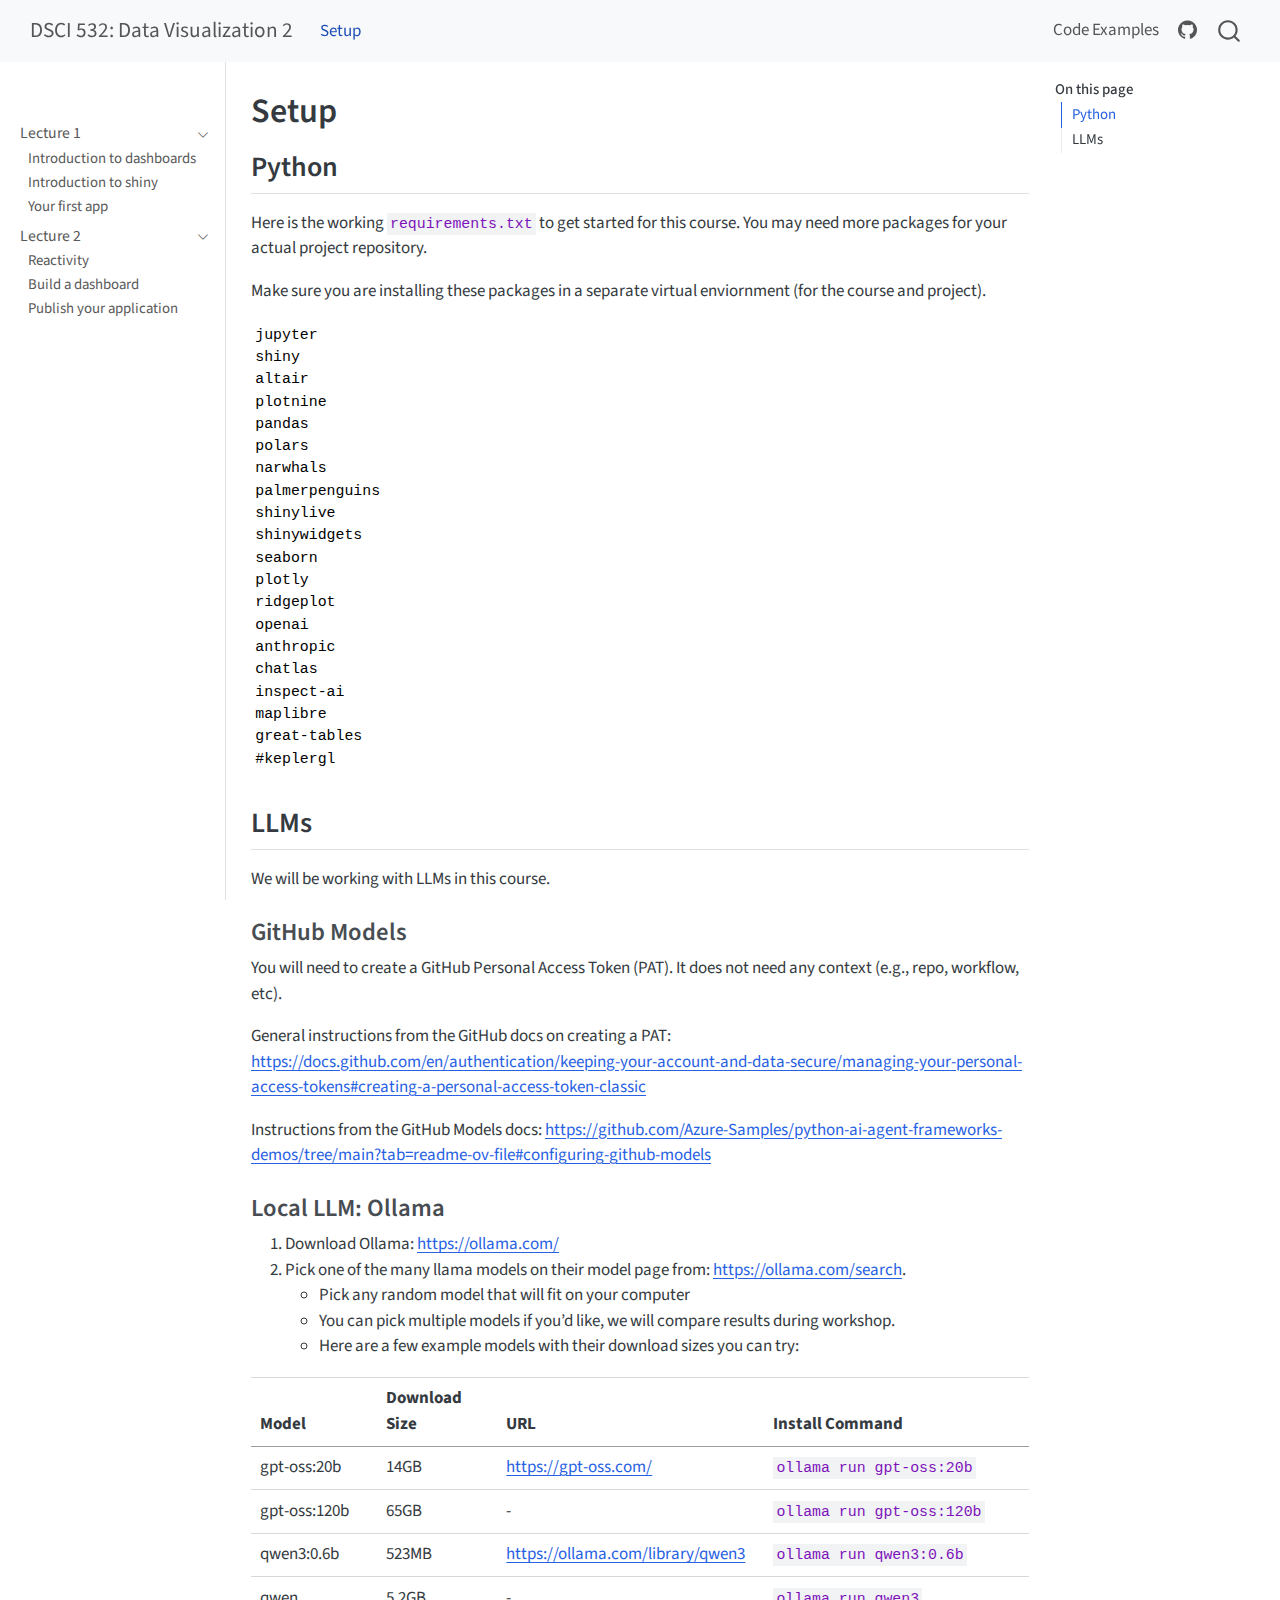
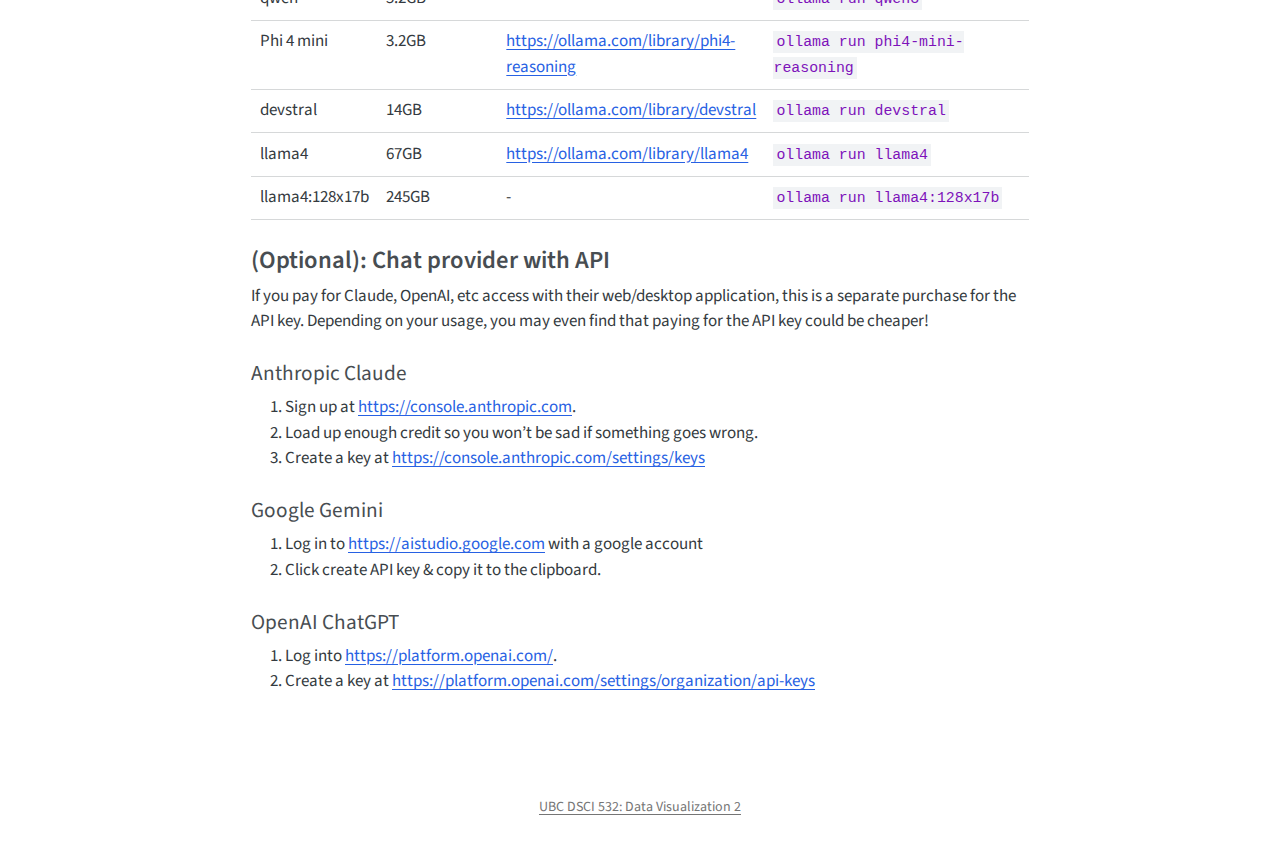
<file: setup.html>
<!DOCTYPE html>
<html xmlns="http://www.w3.org/1999/xhtml" lang="en" xml:lang="en"><head>

<meta charset="utf-8">
<meta name="generator" content="quarto-1.8.27">

<meta name="viewport" content="width=device-width, initial-scale=1.0, user-scalable=yes">


<title>Setup – DSCI 532: Data Visualization 2</title>
<style>
code{white-space: pre-wrap;}
span.smallcaps{font-variant: small-caps;}
div.columns{display: flex; gap: min(4vw, 1.5em);}
div.column{flex: auto; overflow-x: auto;}
div.hanging-indent{margin-left: 1.5em; text-indent: -1.5em;}
ul.task-list{list-style: none;}
ul.task-list li input[type="checkbox"] {
  width: 0.8em;
  margin: 0 0.8em 0.2em -1em; /* quarto-specific, see https://github.com/quarto-dev/quarto-cli/issues/4556 */ 
  vertical-align: middle;
}
</style>


<script src="site_libs/quarto-nav/quarto-nav.js"></script>
<script src="site_libs/quarto-nav/headroom.min.js"></script>
<script src="site_libs/clipboard/clipboard.min.js"></script>
<script src="site_libs/quarto-search/autocomplete.umd.js"></script>
<script src="site_libs/quarto-search/fuse.min.js"></script>
<script src="site_libs/quarto-search/quarto-search.js"></script>
<meta name="quarto:offset" content="./">
<script src="site_libs/quarto-html/quarto.js" type="module"></script>
<script src="site_libs/quarto-html/tabsets/tabsets.js" type="module"></script>
<script src="site_libs/quarto-html/axe/axe-check.js" type="module"></script>
<script src="site_libs/quarto-html/popper.min.js"></script>
<script src="site_libs/quarto-html/tippy.umd.min.js"></script>
<script src="site_libs/quarto-html/anchor.min.js"></script>
<link href="site_libs/quarto-html/tippy.css" rel="stylesheet">
<link href="site_libs/quarto-html/quarto-syntax-highlighting-ed96de9b727972fe78a7b5d16c58bf87.css" rel="stylesheet" id="quarto-text-highlighting-styles">
<script src="site_libs/bootstrap/bootstrap.min.js"></script>
<link href="site_libs/bootstrap/bootstrap-icons.css" rel="stylesheet">
<link href="site_libs/bootstrap/bootstrap-29a19b5acbeac218a8c860e48340d4df.min.css" rel="stylesheet" append-hash="true" id="quarto-bootstrap" data-mode="light">
<link href="site_libs/quarto-contrib/line-highlight-1.0.0/line-highlight.css" rel="stylesheet">
<script id="quarto-search-options" type="application/json">{
  "location": "navbar",
  "copy-button": false,
  "collapse-after": 3,
  "panel-placement": "end",
  "type": "overlay",
  "limit": 50,
  "keyboard-shortcut": [
    "f",
    "/",
    "s"
  ],
  "show-item-context": false,
  "language": {
    "search-no-results-text": "No results",
    "search-matching-documents-text": "matching documents",
    "search-copy-link-title": "Copy link to search",
    "search-hide-matches-text": "Hide additional matches",
    "search-more-match-text": "more match in this document",
    "search-more-matches-text": "more matches in this document",
    "search-clear-button-title": "Clear",
    "search-text-placeholder": "",
    "search-detached-cancel-button-title": "Cancel",
    "search-submit-button-title": "Submit",
    "search-label": "Search"
  }
}</script>


<link rel="stylesheet" href="styles.css">
</head>

<body class="nav-sidebar docked nav-fixed quarto-light">

<div id="quarto-search-results"></div>
  <header id="quarto-header" class="headroom fixed-top">
    <nav class="navbar navbar-expand-lg " data-bs-theme="dark">
      <div class="navbar-container container-fluid">
      <div class="navbar-brand-container mx-auto">
    <a class="navbar-brand" href="./index.html">
    <span class="navbar-title">DSCI 532: Data Visualization 2</span>
    </a>
  </div>
            <div id="quarto-search" class="" title="Search"></div>
          <button class="navbar-toggler" type="button" data-bs-toggle="collapse" data-bs-target="#navbarCollapse" aria-controls="navbarCollapse" role="menu" aria-expanded="false" aria-label="Toggle navigation" onclick="if (window.quartoToggleHeadroom) { window.quartoToggleHeadroom(); }">
  <span class="navbar-toggler-icon"></span>
</button>
          <div class="collapse navbar-collapse" id="navbarCollapse">
            <ul class="navbar-nav navbar-nav-scroll me-auto">
  <li class="nav-item">
    <a class="nav-link active" href="./setup.html" aria-current="page"> 
<span class="menu-text">Setup</span></a>
  </li>  
</ul>
            <ul class="navbar-nav navbar-nav-scroll ms-auto">
  <li class="nav-item">
    <a class="nav-link" href="https://github.com/UBC-MDS/DSCI_532_vis-2_book/tree/main/code"> 
<span class="menu-text">Code Examples</span></a>
  </li>  
  <li class="nav-item compact">
    <a class="nav-link" href="https://github.com/UBC-MDS/DSCI_532_vis-2_book"> <i class="bi bi-github" role="img">
</i> 
<span class="menu-text"></span></a>
  </li>  
</ul>
          </div> <!-- /navcollapse -->
            <div class="quarto-navbar-tools">
</div>
      </div> <!-- /container-fluid -->
    </nav>
  <nav class="quarto-secondary-nav">
    <div class="container-fluid d-flex">
      <button type="button" class="quarto-btn-toggle btn" data-bs-toggle="collapse" role="button" data-bs-target=".quarto-sidebar-collapse-item" aria-controls="quarto-sidebar" aria-expanded="false" aria-label="Toggle sidebar navigation" onclick="if (window.quartoToggleHeadroom) { window.quartoToggleHeadroom(); }">
        <i class="bi bi-layout-text-sidebar-reverse"></i>
      </button>
        <nav class="quarto-page-breadcrumbs" aria-label="breadcrumb"><ol class="breadcrumb"><li class="breadcrumb-item">Setup</li></ol></nav>
        <a class="flex-grow-1" role="navigation" data-bs-toggle="collapse" data-bs-target=".quarto-sidebar-collapse-item" aria-controls="quarto-sidebar" aria-expanded="false" aria-label="Toggle sidebar navigation" onclick="if (window.quartoToggleHeadroom) { window.quartoToggleHeadroom(); }">      
        </a>
      <button type="button" class="btn quarto-search-button" aria-label="Search" onclick="window.quartoOpenSearch();">
        <i class="bi bi-search"></i>
      </button>
    </div>
  </nav>
</header>
<!-- content -->
<div id="quarto-content" class="quarto-container page-columns page-rows-contents page-layout-article page-navbar">
<!-- sidebar -->
  <nav id="quarto-sidebar" class="sidebar collapse collapse-horizontal quarto-sidebar-collapse-item sidebar-navigation docked overflow-auto">
        <div class="mt-2 flex-shrink-0 align-items-center">
        <div class="sidebar-search">
        <div id="quarto-search" class="" title="Search"></div>
        </div>
        </div>
    <div class="sidebar-menu-container"> 
    <ul class="list-unstyled mt-1">
        <li class="sidebar-item sidebar-item-section">
      <div class="sidebar-item-container"> 
            <a class="sidebar-item-text sidebar-link text-start" data-bs-toggle="collapse" data-bs-target="#quarto-sidebar-section-1" role="navigation" aria-expanded="true">
 <span class="menu-text">Lecture 1</span></a>
          <a class="sidebar-item-toggle text-start" data-bs-toggle="collapse" data-bs-target="#quarto-sidebar-section-1" role="navigation" aria-expanded="true" aria-label="Toggle section">
            <i class="bi bi-chevron-right ms-2"></i>
          </a> 
      </div>
      <ul id="quarto-sidebar-section-1" class="collapse list-unstyled sidebar-section depth1 show">  
          <li class="sidebar-item">
  <div class="sidebar-item-container"> 
  <a href="./010-intro_dashboards.html" class="sidebar-item-text sidebar-link">
 <span class="menu-text">Introduction to dashboards</span></a>
  </div>
</li>
          <li class="sidebar-item">
  <div class="sidebar-item-container"> 
  <a href="./010-intro_shiny.html" class="sidebar-item-text sidebar-link">
 <span class="menu-text">Introduction to shiny</span></a>
  </div>
</li>
          <li class="sidebar-item">
  <div class="sidebar-item-container"> 
  <a href="./010-first_app.html" class="sidebar-item-text sidebar-link">
 <span class="menu-text">Your first app</span></a>
  </div>
</li>
      </ul>
  </li>
        <li class="sidebar-item sidebar-item-section">
      <div class="sidebar-item-container"> 
            <a class="sidebar-item-text sidebar-link text-start" data-bs-toggle="collapse" data-bs-target="#quarto-sidebar-section-2" role="navigation" aria-expanded="true">
 <span class="menu-text">Lecture 2</span></a>
          <a class="sidebar-item-toggle text-start" data-bs-toggle="collapse" data-bs-target="#quarto-sidebar-section-2" role="navigation" aria-expanded="true" aria-label="Toggle section">
            <i class="bi bi-chevron-right ms-2"></i>
          </a> 
      </div>
      <ul id="quarto-sidebar-section-2" class="collapse list-unstyled sidebar-section depth1 show">  
          <li class="sidebar-item">
  <div class="sidebar-item-container"> 
  <a href="./020-reactivity.html" class="sidebar-item-text sidebar-link">
 <span class="menu-text">Reactivity</span></a>
  </div>
</li>
          <li class="sidebar-item">
  <div class="sidebar-item-container"> 
  <a href="./020-dashboard.html" class="sidebar-item-text sidebar-link">
 <span class="menu-text">Build a dashboard</span></a>
  </div>
</li>
          <li class="sidebar-item">
  <div class="sidebar-item-container"> 
  <a href="./020-publish.html" class="sidebar-item-text sidebar-link">
 <span class="menu-text">Publish your application</span></a>
  </div>
</li>
      </ul>
  </li>
    </ul>
    </div>
</nav>
<div id="quarto-sidebar-glass" class="quarto-sidebar-collapse-item" data-bs-toggle="collapse" data-bs-target=".quarto-sidebar-collapse-item"></div>
<!-- margin-sidebar -->
    <div id="quarto-margin-sidebar" class="sidebar margin-sidebar">
        <nav id="TOC" role="doc-toc" class="toc-active">
    <h2 id="toc-title">On this page</h2>
   
  <ul>
  <li><a href="#python" id="toc-python" class="nav-link active" data-scroll-target="#python">Python</a></li>
  <li><a href="#llms" id="toc-llms" class="nav-link" data-scroll-target="#llms">LLMs</a>
  <ul class="collapse">
  <li><a href="#github-models" id="toc-github-models" class="nav-link" data-scroll-target="#github-models">GitHub Models</a></li>
  <li><a href="#local-llm-ollama" id="toc-local-llm-ollama" class="nav-link" data-scroll-target="#local-llm-ollama">Local LLM: Ollama</a></li>
  <li><a href="#optional-chat-provider-with-api" id="toc-optional-chat-provider-with-api" class="nav-link" data-scroll-target="#optional-chat-provider-with-api">(Optional): Chat provider with API</a></li>
  </ul></li>
  </ul>
</nav>
    </div>
<!-- main -->
<main class="content" id="quarto-document-content">

<header id="title-block-header" class="quarto-title-block default">
<div class="quarto-title">
<h1 class="title">Setup</h1>
</div>



<div class="quarto-title-meta">

    
  
    
  </div>
  


</header>


<section id="python" class="level2">
<h2 class="anchored" data-anchor-id="python">Python</h2>
<p>Here is the working <code>requirements.txt</code> to get started for this course. You may need more packages for your actual project repository.</p>
<p>Make sure you are installing these packages in a separate virtual enviornment (for the course and project).</p>
<pre data-code-line-numbers=""><code>jupyter
shiny
altair
plotnine
pandas
polars
narwhals
palmerpenguins
shinylive
shinywidgets
seaborn
plotly
ridgeplot
openai
anthropic
chatlas
inspect-ai
maplibre
great-tables
#keplergl
</code></pre>
</section>
<section id="llms" class="level2">
<h2 class="anchored" data-anchor-id="llms">LLMs</h2>
<p>We will be working with LLMs in this course.</p>
<section id="github-models" class="level3">
<h3 class="anchored" data-anchor-id="github-models">GitHub Models</h3>
<p>You will need to create a GitHub Personal Access Token (PAT). It does not need any context (e.g., repo, workflow, etc).</p>
<p>General instructions from the GitHub docs on creating a PAT: <a href="https://docs.github.com/en/authentication/keeping-your-account-and-data-secure/managing-your-personal-access-tokens#creating-a-personal-access-token-classic" class="uri">https://docs.github.com/en/authentication/keeping-your-account-and-data-secure/managing-your-personal-access-tokens#creating-a-personal-access-token-classic</a></p>
<p>Instructions from the GitHub Models docs: <a href="https://github.com/Azure-Samples/python-ai-agent-frameworks-demos/tree/main?tab=readme-ov-file#configuring-github-models" class="uri">https://github.com/Azure-Samples/python-ai-agent-frameworks-demos/tree/main?tab=readme-ov-file#configuring-github-models</a></p>
</section>
<section id="local-llm-ollama" class="level3">
<h3 class="anchored" data-anchor-id="local-llm-ollama">Local LLM: Ollama</h3>
<ol type="1">
<li>Download Ollama: <a href="https://ollama.com/" class="uri">https://ollama.com/</a></li>
<li>Pick one of the many llama models on their model page from: <a href="https://ollama.com/search" class="uri">https://ollama.com/search</a>.
<ul>
<li>Pick any random model that will fit on your computer</li>
<li>You can pick multiple models if you’d like, we will compare results during workshop.</li>
<li>Here are a few example models with their download sizes you can try:</li>
</ul></li>
</ol>
<table class="caption-top table">
<thead>
<tr class="header">
<th>Model</th>
<th>Download Size</th>
<th>URL</th>
<th>Install Command</th>
</tr>
</thead>
<tbody>
<tr class="odd">
<td>gpt-oss:20b</td>
<td>14GB</td>
<td><a href="https://gpt-oss.com/" class="uri">https://gpt-oss.com/</a></td>
<td><code>ollama run gpt-oss:20b</code></td>
</tr>
<tr class="even">
<td>gpt-oss:120b</td>
<td>65GB</td>
<td>-</td>
<td><code>ollama run gpt-oss:120b</code></td>
</tr>
<tr class="odd">
<td>qwen3:0.6b</td>
<td>523MB</td>
<td><a href="https://ollama.com/library/qwen3" class="uri">https://ollama.com/library/qwen3</a></td>
<td><code>ollama run qwen3:0.6b</code></td>
</tr>
<tr class="even">
<td>qwen</td>
<td>5.2GB</td>
<td>-</td>
<td><code>ollama run qwen3</code></td>
</tr>
<tr class="odd">
<td>Phi 4 mini</td>
<td>3.2GB</td>
<td><a href="https://ollama.com/library/phi4-reasoning" class="uri">https://ollama.com/library/phi4-reasoning</a></td>
<td><code>ollama run phi4-mini-reasoning</code></td>
</tr>
<tr class="even">
<td>devstral</td>
<td>14GB</td>
<td><a href="https://ollama.com/library/devstral" class="uri">https://ollama.com/library/devstral</a></td>
<td><code>ollama run devstral</code></td>
</tr>
<tr class="odd">
<td>llama4</td>
<td>67GB</td>
<td><a href="https://ollama.com/library/llama4" class="uri">https://ollama.com/library/llama4</a></td>
<td><code>ollama run llama4</code></td>
</tr>
<tr class="even">
<td>llama4:128x17b</td>
<td>245GB</td>
<td>-</td>
<td><code>ollama run llama4:128x17b</code></td>
</tr>
</tbody>
</table>
</section>
<section id="optional-chat-provider-with-api" class="level3">
<h3 class="anchored" data-anchor-id="optional-chat-provider-with-api">(Optional): Chat provider with API</h3>
<p>If you pay for Claude, OpenAI, etc access with their web/desktop application, this is a separate purchase for the API key. Depending on your usage, you may even find that paying for the API key could be cheaper!</p>
<section id="anthropic-claude" class="level4">
<h4 class="anchored" data-anchor-id="anthropic-claude">Anthropic Claude</h4>
<ol type="1">
<li>Sign up at <a href="https://console.anthropic.com" class="uri">https://console.anthropic.com</a>.</li>
<li>Load up enough credit so you won’t be sad if something goes wrong.</li>
<li>Create a key at <a href="https://console.anthropic.com/settings/keys" class="uri">https://console.anthropic.com/settings/keys</a></li>
</ol>
</section>
<section id="google-gemini" class="level4">
<h4 class="anchored" data-anchor-id="google-gemini">Google Gemini</h4>
<ol type="1">
<li>Log in to <a href="https://aistudio.google.com" class="uri">https://aistudio.google.com</a> with a google account</li>
<li>Click create API key &amp; copy it to the clipboard.</li>
</ol>
</section>
<section id="openai-chatgpt" class="level4">
<h4 class="anchored" data-anchor-id="openai-chatgpt">OpenAI ChatGPT</h4>
<ol type="1">
<li>Log into <a href="https://platform.openai.com/" class="uri">https://platform.openai.com/</a>.</li>
<li>Create a key at <a href="https://platform.openai.com/settings/organization/api-keys" class="uri">https://platform.openai.com/settings/organization/api-keys</a></li>
</ol>


</section>
</section>
</section>

</main> <!-- /main -->
<script id="quarto-html-after-body" type="application/javascript">
  window.document.addEventListener("DOMContentLoaded", function (event) {
    const icon = "";
    const anchorJS = new window.AnchorJS();
    anchorJS.options = {
      placement: 'right',
      icon: icon
    };
    anchorJS.add('.anchored');
    const isCodeAnnotation = (el) => {
      for (const clz of el.classList) {
        if (clz.startsWith('code-annotation-')) {                     
          return true;
        }
      }
      return false;
    }
    const onCopySuccess = function(e) {
      // button target
      const button = e.trigger;
      // don't keep focus
      button.blur();
      // flash "checked"
      button.classList.add('code-copy-button-checked');
      var currentTitle = button.getAttribute("title");
      button.setAttribute("title", "Copied!");
      let tooltip;
      if (window.bootstrap) {
        button.setAttribute("data-bs-toggle", "tooltip");
        button.setAttribute("data-bs-placement", "left");
        button.setAttribute("data-bs-title", "Copied!");
        tooltip = new bootstrap.Tooltip(button, 
          { trigger: "manual", 
            customClass: "code-copy-button-tooltip",
            offset: [0, -8]});
        tooltip.show();    
      }
      setTimeout(function() {
        if (tooltip) {
          tooltip.hide();
          button.removeAttribute("data-bs-title");
          button.removeAttribute("data-bs-toggle");
          button.removeAttribute("data-bs-placement");
        }
        button.setAttribute("title", currentTitle);
        button.classList.remove('code-copy-button-checked');
      }, 1000);
      // clear code selection
      e.clearSelection();
    }
    const getTextToCopy = function(trigger) {
      const outerScaffold = trigger.parentElement.cloneNode(true);
      const codeEl = outerScaffold.querySelector('code');
      for (const childEl of codeEl.children) {
        if (isCodeAnnotation(childEl)) {
          childEl.remove();
        }
      }
      return codeEl.innerText;
    }
    const clipboard = new window.ClipboardJS('.code-copy-button:not([data-in-quarto-modal])', {
      text: getTextToCopy
    });
    clipboard.on('success', onCopySuccess);
    if (window.document.getElementById('quarto-embedded-source-code-modal')) {
      const clipboardModal = new window.ClipboardJS('.code-copy-button[data-in-quarto-modal]', {
        text: getTextToCopy,
        container: window.document.getElementById('quarto-embedded-source-code-modal')
      });
      clipboardModal.on('success', onCopySuccess);
    }
      var localhostRegex = new RegExp(/^(?:http|https):\/\/localhost\:?[0-9]*\//);
      var mailtoRegex = new RegExp(/^mailto:/);
        var filterRegex = new RegExp("https:\/\/UBC-MDS\.github\.io\/DSCI_532_vis-2_book\/");
      var isInternal = (href) => {
          return filterRegex.test(href) || localhostRegex.test(href) || mailtoRegex.test(href);
      }
      // Inspect non-navigation links and adorn them if external
     var links = window.document.querySelectorAll('a[href]:not(.nav-link):not(.navbar-brand):not(.toc-action):not(.sidebar-link):not(.sidebar-item-toggle):not(.pagination-link):not(.no-external):not([aria-hidden]):not(.dropdown-item):not(.quarto-navigation-tool):not(.about-link)');
      for (var i=0; i<links.length; i++) {
        const link = links[i];
        if (!isInternal(link.href)) {
          // undo the damage that might have been done by quarto-nav.js in the case of
          // links that we want to consider external
          if (link.dataset.originalHref !== undefined) {
            link.href = link.dataset.originalHref;
          }
        }
      }
    function tippyHover(el, contentFn, onTriggerFn, onUntriggerFn) {
      const config = {
        allowHTML: true,
        maxWidth: 500,
        delay: 100,
        arrow: false,
        appendTo: function(el) {
            return el.parentElement;
        },
        interactive: true,
        interactiveBorder: 10,
        theme: 'quarto',
        placement: 'bottom-start',
      };
      if (contentFn) {
        config.content = contentFn;
      }
      if (onTriggerFn) {
        config.onTrigger = onTriggerFn;
      }
      if (onUntriggerFn) {
        config.onUntrigger = onUntriggerFn;
      }
      window.tippy(el, config); 
    }
    const noterefs = window.document.querySelectorAll('a[role="doc-noteref"]');
    for (var i=0; i<noterefs.length; i++) {
      const ref = noterefs[i];
      tippyHover(ref, function() {
        // use id or data attribute instead here
        let href = ref.getAttribute('data-footnote-href') || ref.getAttribute('href');
        try { href = new URL(href).hash; } catch {}
        const id = href.replace(/^#\/?/, "");
        const note = window.document.getElementById(id);
        if (note) {
          return note.innerHTML;
        } else {
          return "";
        }
      });
    }
    const xrefs = window.document.querySelectorAll('a.quarto-xref');
    const processXRef = (id, note) => {
      // Strip column container classes
      const stripColumnClz = (el) => {
        el.classList.remove("page-full", "page-columns");
        if (el.children) {
          for (const child of el.children) {
            stripColumnClz(child);
          }
        }
      }
      stripColumnClz(note)
      if (id === null || id.startsWith('sec-')) {
        // Special case sections, only their first couple elements
        const container = document.createElement("div");
        if (note.children && note.children.length > 2) {
          container.appendChild(note.children[0].cloneNode(true));
          for (let i = 1; i < note.children.length; i++) {
            const child = note.children[i];
            if (child.tagName === "P" && child.innerText === "") {
              continue;
            } else {
              container.appendChild(child.cloneNode(true));
              break;
            }
          }
          if (window.Quarto?.typesetMath) {
            window.Quarto.typesetMath(container);
          }
          return container.innerHTML
        } else {
          if (window.Quarto?.typesetMath) {
            window.Quarto.typesetMath(note);
          }
          return note.innerHTML;
        }
      } else {
        // Remove any anchor links if they are present
        const anchorLink = note.querySelector('a.anchorjs-link');
        if (anchorLink) {
          anchorLink.remove();
        }
        if (window.Quarto?.typesetMath) {
          window.Quarto.typesetMath(note);
        }
        if (note.classList.contains("callout")) {
          return note.outerHTML;
        } else {
          return note.innerHTML;
        }
      }
    }
    for (var i=0; i<xrefs.length; i++) {
      const xref = xrefs[i];
      tippyHover(xref, undefined, function(instance) {
        instance.disable();
        let url = xref.getAttribute('href');
        let hash = undefined; 
        if (url.startsWith('#')) {
          hash = url;
        } else {
          try { hash = new URL(url).hash; } catch {}
        }
        if (hash) {
          const id = hash.replace(/^#\/?/, "");
          const note = window.document.getElementById(id);
          if (note !== null) {
            try {
              const html = processXRef(id, note.cloneNode(true));
              instance.setContent(html);
            } finally {
              instance.enable();
              instance.show();
            }
          } else {
            // See if we can fetch this
            fetch(url.split('#')[0])
            .then(res => res.text())
            .then(html => {
              const parser = new DOMParser();
              const htmlDoc = parser.parseFromString(html, "text/html");
              const note = htmlDoc.getElementById(id);
              if (note !== null) {
                const html = processXRef(id, note);
                instance.setContent(html);
              } 
            }).finally(() => {
              instance.enable();
              instance.show();
            });
          }
        } else {
          // See if we can fetch a full url (with no hash to target)
          // This is a special case and we should probably do some content thinning / targeting
          fetch(url)
          .then(res => res.text())
          .then(html => {
            const parser = new DOMParser();
            const htmlDoc = parser.parseFromString(html, "text/html");
            const note = htmlDoc.querySelector('main.content');
            if (note !== null) {
              // This should only happen for chapter cross references
              // (since there is no id in the URL)
              // remove the first header
              if (note.children.length > 0 && note.children[0].tagName === "HEADER") {
                note.children[0].remove();
              }
              const html = processXRef(null, note);
              instance.setContent(html);
            } 
          }).finally(() => {
            instance.enable();
            instance.show();
          });
        }
      }, function(instance) {
      });
    }
        let selectedAnnoteEl;
        const selectorForAnnotation = ( cell, annotation) => {
          let cellAttr = 'data-code-cell="' + cell + '"';
          let lineAttr = 'data-code-annotation="' +  annotation + '"';
          const selector = 'span[' + cellAttr + '][' + lineAttr + ']';
          return selector;
        }
        const selectCodeLines = (annoteEl) => {
          const doc = window.document;
          const targetCell = annoteEl.getAttribute("data-target-cell");
          const targetAnnotation = annoteEl.getAttribute("data-target-annotation");
          const annoteSpan = window.document.querySelector(selectorForAnnotation(targetCell, targetAnnotation));
          const lines = annoteSpan.getAttribute("data-code-lines").split(",");
          const lineIds = lines.map((line) => {
            return targetCell + "-" + line;
          })
          let top = null;
          let height = null;
          let parent = null;
          if (lineIds.length > 0) {
              //compute the position of the single el (top and bottom and make a div)
              const el = window.document.getElementById(lineIds[0]);
              top = el.offsetTop;
              height = el.offsetHeight;
              parent = el.parentElement.parentElement;
            if (lineIds.length > 1) {
              const lastEl = window.document.getElementById(lineIds[lineIds.length - 1]);
              const bottom = lastEl.offsetTop + lastEl.offsetHeight;
              height = bottom - top;
            }
            if (top !== null && height !== null && parent !== null) {
              // cook up a div (if necessary) and position it 
              let div = window.document.getElementById("code-annotation-line-highlight");
              if (div === null) {
                div = window.document.createElement("div");
                div.setAttribute("id", "code-annotation-line-highlight");
                div.style.position = 'absolute';
                parent.appendChild(div);
              }
              div.style.top = top - 2 + "px";
              div.style.height = height + 4 + "px";
              div.style.left = 0;
              let gutterDiv = window.document.getElementById("code-annotation-line-highlight-gutter");
              if (gutterDiv === null) {
                gutterDiv = window.document.createElement("div");
                gutterDiv.setAttribute("id", "code-annotation-line-highlight-gutter");
                gutterDiv.style.position = 'absolute';
                const codeCell = window.document.getElementById(targetCell);
                const gutter = codeCell.querySelector('.code-annotation-gutter');
                gutter.appendChild(gutterDiv);
              }
              gutterDiv.style.top = top - 2 + "px";
              gutterDiv.style.height = height + 4 + "px";
            }
            selectedAnnoteEl = annoteEl;
          }
        };
        const unselectCodeLines = () => {
          const elementsIds = ["code-annotation-line-highlight", "code-annotation-line-highlight-gutter"];
          elementsIds.forEach((elId) => {
            const div = window.document.getElementById(elId);
            if (div) {
              div.remove();
            }
          });
          selectedAnnoteEl = undefined;
        };
          // Handle positioning of the toggle
      window.addEventListener(
        "resize",
        throttle(() => {
          elRect = undefined;
          if (selectedAnnoteEl) {
            selectCodeLines(selectedAnnoteEl);
          }
        }, 10)
      );
      function throttle(fn, ms) {
      let throttle = false;
      let timer;
        return (...args) => {
          if(!throttle) { // first call gets through
              fn.apply(this, args);
              throttle = true;
          } else { // all the others get throttled
              if(timer) clearTimeout(timer); // cancel #2
              timer = setTimeout(() => {
                fn.apply(this, args);
                timer = throttle = false;
              }, ms);
          }
        };
      }
        // Attach click handler to the DT
        const annoteDls = window.document.querySelectorAll('dt[data-target-cell]');
        for (const annoteDlNode of annoteDls) {
          annoteDlNode.addEventListener('click', (event) => {
            const clickedEl = event.target;
            if (clickedEl !== selectedAnnoteEl) {
              unselectCodeLines();
              const activeEl = window.document.querySelector('dt[data-target-cell].code-annotation-active');
              if (activeEl) {
                activeEl.classList.remove('code-annotation-active');
              }
              selectCodeLines(clickedEl);
              clickedEl.classList.add('code-annotation-active');
            } else {
              // Unselect the line
              unselectCodeLines();
              clickedEl.classList.remove('code-annotation-active');
            }
          });
        }
    const findCites = (el) => {
      const parentEl = el.parentElement;
      if (parentEl) {
        const cites = parentEl.dataset.cites;
        if (cites) {
          return {
            el,
            cites: cites.split(' ')
          };
        } else {
          return findCites(el.parentElement)
        }
      } else {
        return undefined;
      }
    };
    var bibliorefs = window.document.querySelectorAll('a[role="doc-biblioref"]');
    for (var i=0; i<bibliorefs.length; i++) {
      const ref = bibliorefs[i];
      const citeInfo = findCites(ref);
      if (citeInfo) {
        tippyHover(citeInfo.el, function() {
          var popup = window.document.createElement('div');
          citeInfo.cites.forEach(function(cite) {
            var citeDiv = window.document.createElement('div');
            citeDiv.classList.add('hanging-indent');
            citeDiv.classList.add('csl-entry');
            var biblioDiv = window.document.getElementById('ref-' + cite);
            if (biblioDiv) {
              citeDiv.innerHTML = biblioDiv.innerHTML;
            }
            popup.appendChild(citeDiv);
          });
          return popup.innerHTML;
        });
      }
    }
  });
  </script>
</div> <!-- /content -->
<footer class="footer">
  <div class="nav-footer">
    <div class="nav-footer-left">
      &nbsp;
    </div>   
    <div class="nav-footer-center">
<p><a href="https://github.com/UBC-MDS/DSCI_532_vis-2_book">UBC DSCI 532: Data Visualization 2</a></p>
</div>
    <div class="nav-footer-right">
      &nbsp;
    </div>
  </div>
</footer>




<script src="site_libs/quarto-contrib/line-highlight-1.0.0/line-highlight.js" defer="true"></script>
</body></html>
</file>
<file: site_libs/quarto-html/tippy.css>
.tippy-box[data-animation=fade][data-state=hidden]{opacity:0}[data-tippy-root]{max-width:calc(100vw - 10px)}.tippy-box{position:relative;background-color:#333;color:#fff;border-radius:4px;font-size:14px;line-height:1.4;white-space:normal;outline:0;transition-property:transform,visibility,opacity}.tippy-box[data-placement^=top]>.tippy-arrow{bottom:0}.tippy-box[data-placement^=top]>.tippy-arrow:before{bottom:-7px;left:0;border-width:8px 8px 0;border-top-color:initial;transform-origin:center top}.tippy-box[data-placement^=bottom]>.tippy-arrow{top:0}.tippy-box[data-placement^=bottom]>.tippy-arrow:before{top:-7px;left:0;border-width:0 8px 8px;border-bottom-color:initial;transform-origin:center bottom}.tippy-box[data-placement^=left]>.tippy-arrow{right:0}.tippy-box[data-placement^=left]>.tippy-arrow:before{border-width:8px 0 8px 8px;border-left-color:initial;right:-7px;transform-origin:center left}.tippy-box[data-placement^=right]>.tippy-arrow{left:0}.tippy-box[data-placement^=right]>.tippy-arrow:before{left:-7px;border-width:8px 8px 8px 0;border-right-color:initial;transform-origin:center right}.tippy-box[data-inertia][data-state=visible]{transition-timing-function:cubic-bezier(.54,1.5,.38,1.11)}.tippy-arrow{width:16px;height:16px;color:#333}.tippy-arrow:before{content:"";position:absolute;border-color:transparent;border-style:solid}.tippy-content{position:relative;padding:5px 9px;z-index:1}
</file>
<file: site_libs/quarto-html/quarto-syntax-highlighting-ed96de9b727972fe78a7b5d16c58bf87.css>
/* quarto syntax highlight colors */
:root {
  --quarto-hl-ot-color: #003B4F;
  --quarto-hl-at-color: #657422;
  --quarto-hl-ss-color: #20794D;
  --quarto-hl-an-color: #5E5E5E;
  --quarto-hl-fu-color: #4758AB;
  --quarto-hl-st-color: #20794D;
  --quarto-hl-cf-color: #003B4F;
  --quarto-hl-op-color: #5E5E5E;
  --quarto-hl-er-color: #AD0000;
  --quarto-hl-bn-color: #AD0000;
  --quarto-hl-al-color: #AD0000;
  --quarto-hl-va-color: #111111;
  --quarto-hl-bu-color: inherit;
  --quarto-hl-ex-color: inherit;
  --quarto-hl-pp-color: #AD0000;
  --quarto-hl-in-color: #5E5E5E;
  --quarto-hl-vs-color: #20794D;
  --quarto-hl-wa-color: #5E5E5E;
  --quarto-hl-do-color: #5E5E5E;
  --quarto-hl-im-color: #00769E;
  --quarto-hl-ch-color: #20794D;
  --quarto-hl-dt-color: #AD0000;
  --quarto-hl-fl-color: #AD0000;
  --quarto-hl-co-color: #5E5E5E;
  --quarto-hl-cv-color: #5E5E5E;
  --quarto-hl-cn-color: #8f5902;
  --quarto-hl-sc-color: #5E5E5E;
  --quarto-hl-dv-color: #AD0000;
  --quarto-hl-kw-color: #003B4F;
}

/* other quarto variables */
:root {
  --quarto-font-monospace: SFMono-Regular, Menlo, Monaco, Consolas, "Liberation Mono", "Courier New", monospace;
}

/* syntax highlight based on Pandoc's rules */
pre > code.sourceCode > span {
  color: #003B4F;
}

code.sourceCode > span {
  color: #003B4F;
}

div.sourceCode,
div.sourceCode pre.sourceCode {
  color: #003B4F;
}

/* Normal */
code span {
  color: #003B4F;
}

/* Alert */
code span.al {
  color: #AD0000;
  font-style: inherit;
}

/* Annotation */
code span.an {
  color: #5E5E5E;
  font-style: inherit;
}

/* Attribute */
code span.at {
  color: #657422;
  font-style: inherit;
}

/* BaseN */
code span.bn {
  color: #AD0000;
  font-style: inherit;
}

/* BuiltIn */
code span.bu {
  font-style: inherit;
}

/* ControlFlow */
code span.cf {
  color: #003B4F;
  font-weight: bold;
  font-style: inherit;
}

/* Char */
code span.ch {
  color: #20794D;
  font-style: inherit;
}

/* Constant */
code span.cn {
  color: #8f5902;
  font-style: inherit;
}

/* Comment */
code span.co {
  color: #5E5E5E;
  font-style: inherit;
}

/* CommentVar */
code span.cv {
  color: #5E5E5E;
  font-style: italic;
}

/* Documentation */
code span.do {
  color: #5E5E5E;
  font-style: italic;
}

/* DataType */
code span.dt {
  color: #AD0000;
  font-style: inherit;
}

/* DecVal */
code span.dv {
  color: #AD0000;
  font-style: inherit;
}

/* Error */
code span.er {
  color: #AD0000;
  font-style: inherit;
}

/* Extension */
code span.ex {
  font-style: inherit;
}

/* Float */
code span.fl {
  color: #AD0000;
  font-style: inherit;
}

/* Function */
code span.fu {
  color: #4758AB;
  font-style: inherit;
}

/* Import */
code span.im {
  color: #00769E;
  font-style: inherit;
}

/* Information */
code span.in {
  color: #5E5E5E;
  font-style: inherit;
}

/* Keyword */
code span.kw {
  color: #003B4F;
  font-weight: bold;
  font-style: inherit;
}

/* Operator */
code span.op {
  color: #5E5E5E;
  font-style: inherit;
}

/* Other */
code span.ot {
  color: #003B4F;
  font-style: inherit;
}

/* Preprocessor */
code span.pp {
  color: #AD0000;
  font-style: inherit;
}

/* SpecialChar */
code span.sc {
  color: #5E5E5E;
  font-style: inherit;
}

/* SpecialString */
code span.ss {
  color: #20794D;
  font-style: inherit;
}

/* String */
code span.st {
  color: #20794D;
  font-style: inherit;
}

/* Variable */
code span.va {
  color: #111111;
  font-style: inherit;
}

/* VerbatimString */
code span.vs {
  color: #20794D;
  font-style: inherit;
}

/* Warning */
code span.wa {
  color: #5E5E5E;
  font-style: italic;
}

.prevent-inlining {
  content: "</";
}

/*# sourceMappingURL=0920dd6d7437995b8cdf7429764427b1.css.map */
</file>
<file: site_libs/quarto-contrib/line-highlight-1.0.0/line-highlight.css>
/*
modified and reduced from
https://github.com/quarto-dev/quarto-cli/tree/main/src/resources/formats/revealjs/plugins/line-highlight
*/

/* for source-line-numbers */
body:not(.modal-open) div.sourceCode pre code.has-line-highlights > span:not(.highlight-line) {
  opacity: 0.4;
}

/* for output-line-numbers */
body:not(.modal-open) div.sourceCode pre.highlight code.has-line-highlights > span:not(.highlight-line) {
  opacity: 0.4;
}

/* Adding hovering effect */
/* from https://github.com/shafayetShafee/line-highlight/issues/1#issue-1639343001 by @GShotwell*/

body:not(.modal-open) div.sourceCode:hover pre code.has-line-highlights > span:not(.highlight-line) {
  opacity: 0.4;
}


body:not(.modal-open) div.sourceCode:hover pre code.has-line-highlights > span.highlight-line {
  font-weight: 600;
}


body:not(.modal-open) div.sourceCode:hover pre.highlight code.has-line-highlights > span:not(.highlight-line) {
  opacity: 0.4;
}

body:not(.modal-open) div.sourceCode:hover pre.highlight code.has-line-highlights > span.highlight-line {
  font-weight: 600;
}
</file>
<file: styles.css>
/* css styles */
</file>
